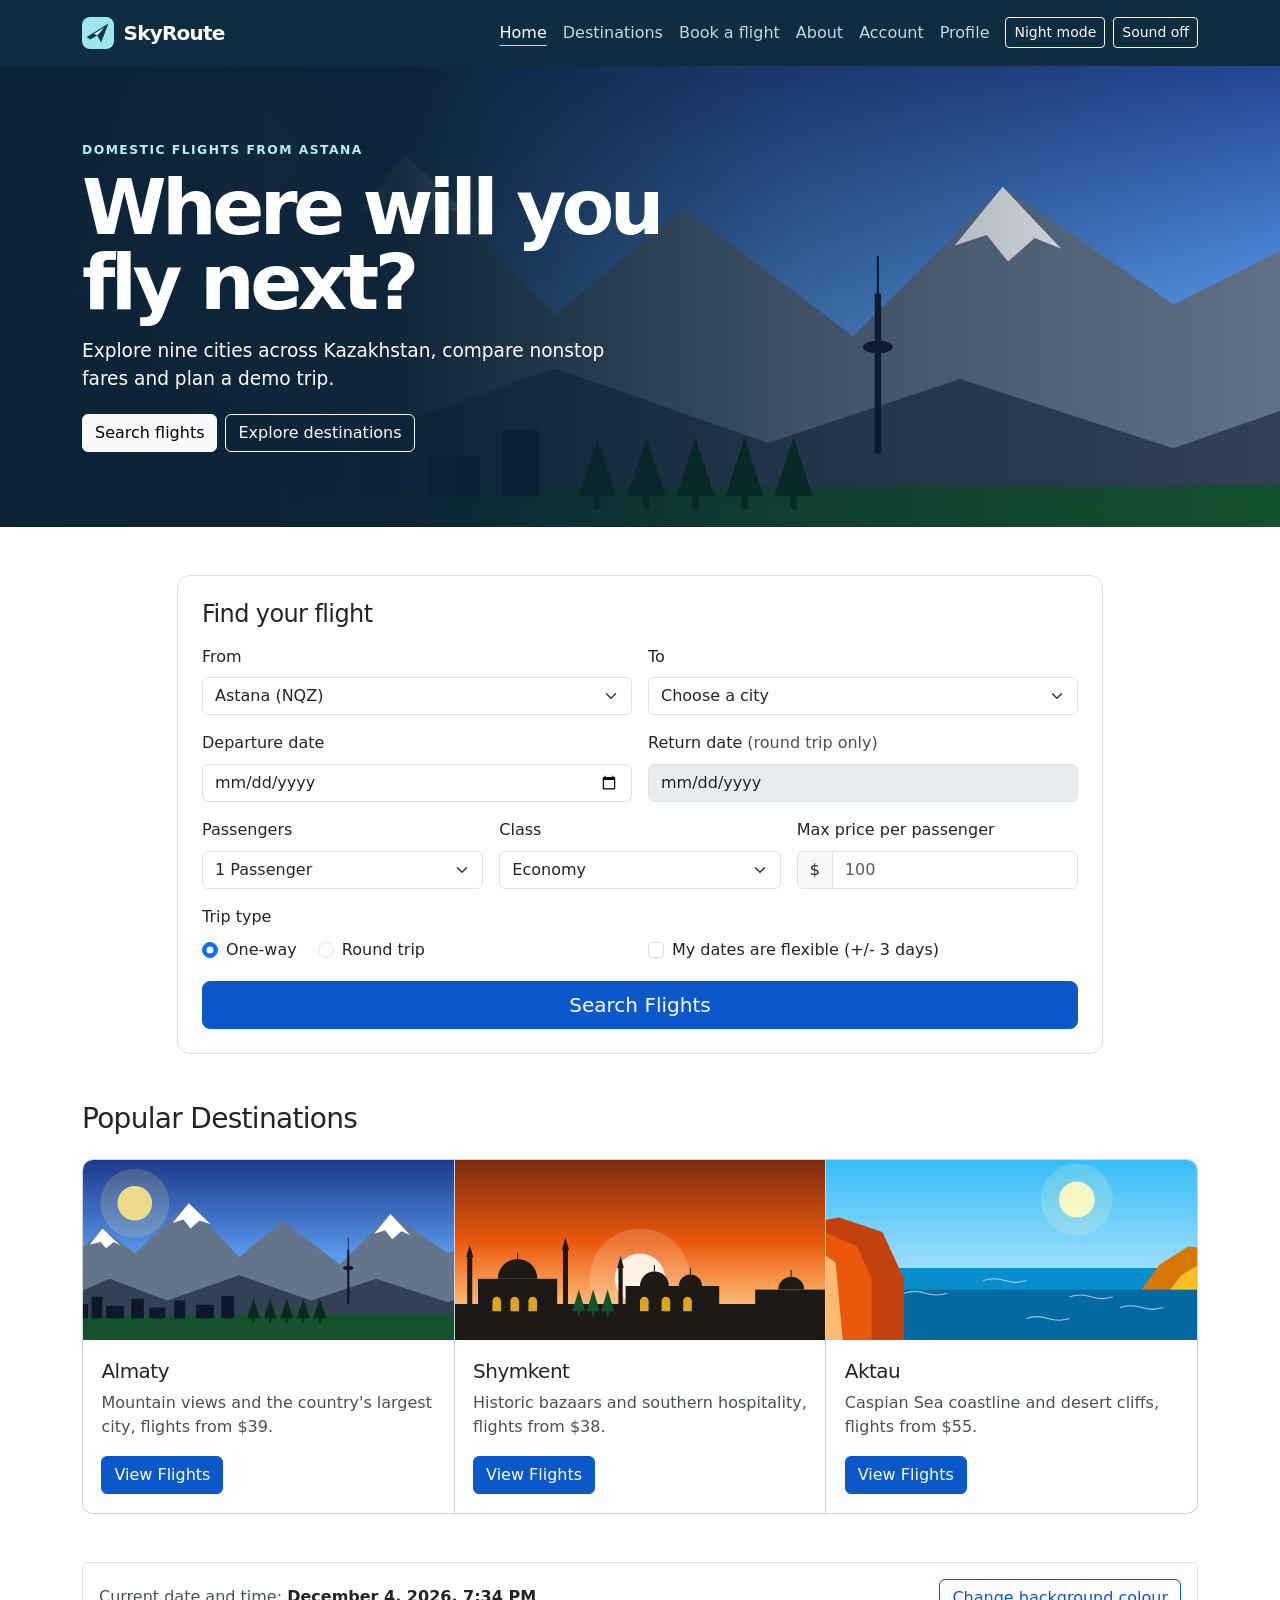
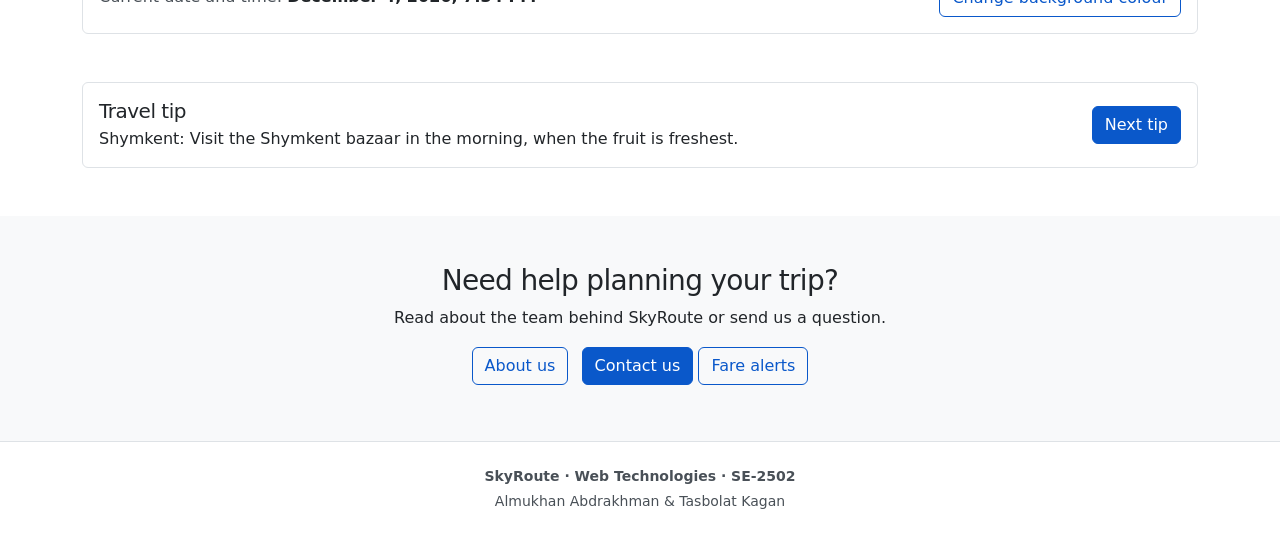
<file: index.html>
<!doctype html>
<html lang="en">
<head>
  <meta charset="utf-8">
  <meta name="viewport" content="width=device-width, initial-scale=1">
  <title>SkyRoute | Flights from Astana</title>
  <meta name="description" content="Search domestic demo flights from Astana.">
  <link rel="icon" href="images/mark.svg">
  <link rel="stylesheet" href="vendor/bootstrap.min.css">
  <link rel="stylesheet" href="css/styles.css">
</head>
<body class="d-flex flex-column min-vh-100">
  <a class="visually-hidden-focusable skip-link" href="#main-content">Skip to main content</a>
  <nav class="navbar navbar-expand-lg navbar-dark bg-dark" aria-label="Main navigation">
    <div class="container">
      <a class="navbar-brand" href="index.html"><img src="images/mark.svg" alt="" width="32" height="32">SkyRoute</a>
      <button class="navbar-toggler" type="button" data-bs-toggle="collapse" data-bs-target="#mainNavbar" aria-controls="mainNavbar" aria-expanded="false" aria-label="Toggle navigation"><span class="navbar-toggler-icon"></span></button>
      <div class="collapse navbar-collapse" id="mainNavbar">
        <ul class="navbar-nav ms-auto mb-2 mb-lg-0">
          <li class="nav-item"><a class="nav-link active" aria-current="page" href="index.html">Home</a></li>
          <li class="nav-item"><a class="nav-link" href="destinations.html">Destinations</a></li>
          <li class="nav-item"><a class="nav-link" href="booking.html">Book a flight</a></li>
          <li class="nav-item"><a class="nav-link" href="about.html">About</a></li>
          <li class="nav-item"><a class="nav-link" href="account.html">Account</a></li>
          <li class="nav-item"><a class="nav-link" href="profile.html">Profile</a></li>
        </ul>
      </div>
    </div>
  </nav>
  <main id="main-content">

    <section class="route-hero" aria-labelledby="hero-heading">
      <div class="container hero-content">
        <p class="section-kicker">Domestic flights from Astana</p>
        <h1 id="hero-heading">Where will you<br>fly next?</h1>
        <p class="hero-intro">Explore nine cities across Kazakhstan, compare nonstop fares and plan a demo trip.</p>
        <div class="d-flex gap-2 flex-wrap"><a class="btn btn-light" href="#search">Search flights</a><a class="btn btn-outline-light" href="destinations.html">Explore destinations</a></div>
      </div>
    </section>
    <!-- ========== Search form ========== -->
    <section class="container my-4 my-lg-5" id="search" aria-labelledby="search-heading">
      <div class="row justify-content-center">
        <div class="col-12 col-lg-10">
          <form novalidate id="search-form" class="search-panel border rounded p-3 p-md-4" action="booking.html" method="get">
            <h2 class="h4 mb-3" id="search-heading">Find your flight</h2>
            <div class="row g-3">

              <div class="col-12 col-md-6">
                <label for="origin" class="form-label">From</label>
                <select class="form-select" id="origin" name="origin">
                  <option value="Astana" selected>Astana (NQZ)</option>
                </select>
              </div>
              <div class="col-12 col-md-6">
                <label for="destination" class="form-label">To</label>
                <select class="form-select" id="destination" name="destination">
                  <option value="" selected disabled>Choose a city</option>
                  <option value="Almaty">Almaty</option>
                  <option value="Shymkent">Shymkent</option>
                  <option value="Aktau">Aktau</option>
                  <option value="Turkistan">Turkistan</option>
                  <option value="Karagandy">Karagandy</option>
                  <option value="Kokshetau">Kokshetau</option>
                  <option value="Oskemen">Oskemen</option>
                  <option value="Pavlodar">Pavlodar</option>
                  <option value="Atyrau">Atyrau</option>
                </select>
              </div>

              <div class="col-12 col-md-6">
                <label for="depart" class="form-label">Departure date</label>
                <input type="date" class="form-control" id="depart" name="depart">
              </div>
              <div class="col-12 col-md-6">
                <label for="return" class="form-label">Return date <span class="text-secondary">(round trip only)</span></label>
                <input type="date" class="form-control" id="return" name="return" disabled>
              </div>

              <div class="col-12 col-sm-6 col-md-4">
                <label for="passengers" class="form-label">Passengers</label>
                <select class="form-select" id="passengers" name="passengers">
                  <option value="1">1 Passenger</option>
                  <option value="2">2 Passengers</option>
                  <option value="3">3 Passengers</option>
                  <option value="4">4 Passengers</option>
                </select>
              </div>
              <div class="col-12 col-sm-6 col-md-4">
                <label for="class" class="form-label">Class</label>
                <select class="form-select" id="class" name="class">
                  <option value="economy">Economy</option>
                  <option value="business">Business</option>
                </select>
              </div>
              <div class="col-12 col-md-4">
                <label for="maxprice" class="form-label">Max price per passenger</label>
                <div class="input-group">
                  <span class="input-group-text" aria-hidden="true">$</span>
                  <input type="text" inputmode="decimal" class="form-control" id="maxprice" name="maxprice" placeholder="100">
                </div>
              </div>

              <div class="col-12 col-md-6">
                <fieldset>
                  <legend class="form-label fs-6">Trip type</legend>
                  <div class="form-check form-check-inline">
                    <input class="form-check-input" type="radio" name="trip" id="trip-oneway" value="oneway" checked>
                    <label class="form-check-label" for="trip-oneway">One-way</label>
                  </div>
                  <div class="form-check form-check-inline">
                    <input class="form-check-input" type="radio" name="trip" id="trip-round" value="round">
                    <label class="form-check-label" for="trip-round">Round trip</label>
                  </div>
                </fieldset>
              </div>
              <div class="col-12 col-md-6 d-flex align-items-end">
                <div class="form-check">
                  <input class="form-check-input" type="checkbox" id="flexible" name="flexible" value="yes">
                  <label class="form-check-label" for="flexible">My dates are flexible (+/- 3 days)</label>
                </div>
              </div>

              <div class="col-12">
                <button type="submit" class="btn btn-primary btn-lg w-100">Search Flights</button>
              </div>
            </div>
          </form>
        </div>
      </div>
    </section>

    <!-- ========== Two columns from lg (col-lg-6) ========== -->
    

    <!-- ========== Three columns from lg (col-lg-4) ========== -->
    

    <!-- ========== Popular destinations: Bootstrap card-group ========== -->
    <section class="container my-4 my-lg-5" aria-labelledby="popular-heading">
      <h2 class="h3 mb-4" id="popular-heading">Popular Destinations</h2>
      <!-- card-group: equal-height cards side by side, stacked on phones -->
      <div class="card-group">

        <article class="card card-hover">
          <img src="images/almaty.svg" class="card-img-top img-cover" alt="Illustration of Almaty with snow-capped mountains and the Kok-Tobe tower">
          <div class="card-body">
            <h3 class="card-title h5">Almaty</h3>
            <p class="card-text text-secondary">Mountain views and the country's largest city, flights from $39.</p>
            <a href="booking.html?destination=Almaty" class="btn btn-primary">View Flights<span class="visually-hidden"> to Almaty</span></a>
          </div>
        </article>

        <article class="card card-hover">
          <img src="images/shymkent.svg" class="card-img-top img-cover" alt="Illustration of Shymkent at sunset with domes and minarets">
          <div class="card-body">
            <h3 class="card-title h5">Shymkent</h3>
            <p class="card-text text-secondary">Historic bazaars and southern hospitality, flights from $38.</p>
            <a href="booking.html?destination=Shymkent" class="btn btn-primary">View Flights<span class="visually-hidden"> to Shymkent</span></a>
          </div>
        </article>

        <article class="card card-hover">
          <img src="images/aktau.svg" class="card-img-top img-cover" alt="Illustration of Aktau on the Caspian coast with desert cliffs">
          <div class="card-body">
            <h3 class="card-title h5">Aktau</h3>
            <p class="card-text text-secondary">Caspian Sea coastline and desert cliffs, flights from $55.</p>
            <a href="booking.html?destination=Aktau" class="btn btn-primary">View Flights<span class="visually-hidden"> to Aktau</span></a>
          </div>
        </article>
      </div>
    </section>

    <!-- ========== Tasks 4 and 5: date and time + background colour ========== -->
    <section class="container my-4 my-lg-5" aria-labelledby="tools-heading">
      <h2 class="visually-hidden" id="tools-heading">Date, time and page colour</h2>
      <div class="border rounded p-3 bg-white d-flex flex-column flex-md-row justify-content-between align-items-md-center gap-3">
        <p class="mb-0"><span class="text-secondary">Current date and time:</span>
          <strong id="datetime">Loading&hellip;</strong></p>
        <button type="button" class="btn btn-outline-primary" id="change-bg">Change background colour</button>
      </div>
    </section>

    <!-- ========== Assignment 5: travel tips ========== -->
    <section class="container my-4 my-lg-5" aria-labelledby="tip-heading">
      <div class="border rounded p-3 d-flex flex-column flex-md-row justify-content-between align-items-md-center gap-3">
        <div>
          <h2 class="h5 mb-1" id="tip-heading">Travel tip</h2>
          <p class="mb-0" id="tip-text" aria-live="polite"></p>
        </div>
        <button type="button" class="btn btn-primary" id="next-tip">Next tip</button>
      </div>
    </section>

    <!-- ========== Help ========== -->
    <section class="bg-light py-4 py-lg-5" aria-labelledby="help-heading">
      <div class="container text-center">
        <h2 class="h3" id="help-heading">Need help planning your trip?</h2>
        <p class="mb-3">Read about the team behind SkyRoute or send us a question.</p>
        <a href="about.html" class="btn btn-outline-primary me-2 mb-2">About us</a>
        <a href="about.html#contact" class="btn btn-primary mb-2">Contact us</a>
        <button type="button" id="open-subscribe" class="btn btn-outline-primary mb-2" aria-haspopup="dialog">Fare alerts</button>
      </div>
    </section>

  </main>
  <div class="popup-overlay" id="subscribe-popup" hidden>
    <div class="popup-box" role="dialog" aria-modal="true" aria-labelledby="popup-title">
      <button type="button" class="btn-close popup-close" id="close-subscribe" aria-label="Close subscription form"></button>
      <h2 class="h4" id="popup-title">Get fare alerts</h2>
      <p class="text-secondary">Subscribe to hear about new routes and low fares. Demo only: nothing is sent.</p>
      <form id="subscribe-form" novalidate>
        <div class="mb-3">
          <label for="sub-name" class="form-label">Your name</label>
          <input type="text" class="form-control" id="sub-name" autocomplete="name" aria-describedby="sub-name-error">
          <div class="invalid-feedback" id="sub-name-error">Please enter your name.</div>
        </div>
        <div class="mb-3">
          <label for="sub-email" class="form-label">Email</label>
          <input type="text" inputmode="email" class="form-control" id="sub-email" autocomplete="email" aria-describedby="sub-email-error">
          <div class="invalid-feedback" id="sub-email-error">Please enter a valid email address.</div>
        </div>
        <div id="subscribe-alert" aria-live="polite"></div>
        <button type="submit" class="btn btn-primary w-100">Subscribe</button>
      </form>
    </div>
  </div>

  <footer class="border-top py-4 px-2 mt-auto text-center text-secondary small">
    <p class="mb-1 fw-semibold">SkyRoute &middot; Web Technologies &middot; SE-2502</p>
    <p class="mb-0">Almukhan Abdrakhman &amp; Tasbolat Kagan</p>
  </footer>
  <script src="vendor/bootstrap.bundle.min.js"></script>
  <script src="vendor/jquery.min.js"></script>
  <script src="js/site.js"></script>
  <script src="js/forms.js"></script>
  <script src="js/accounts.js"></script>
  <script src="js/script.js"></script>
  <script src="js/index.js"></script>
</body>
</html>
</file>
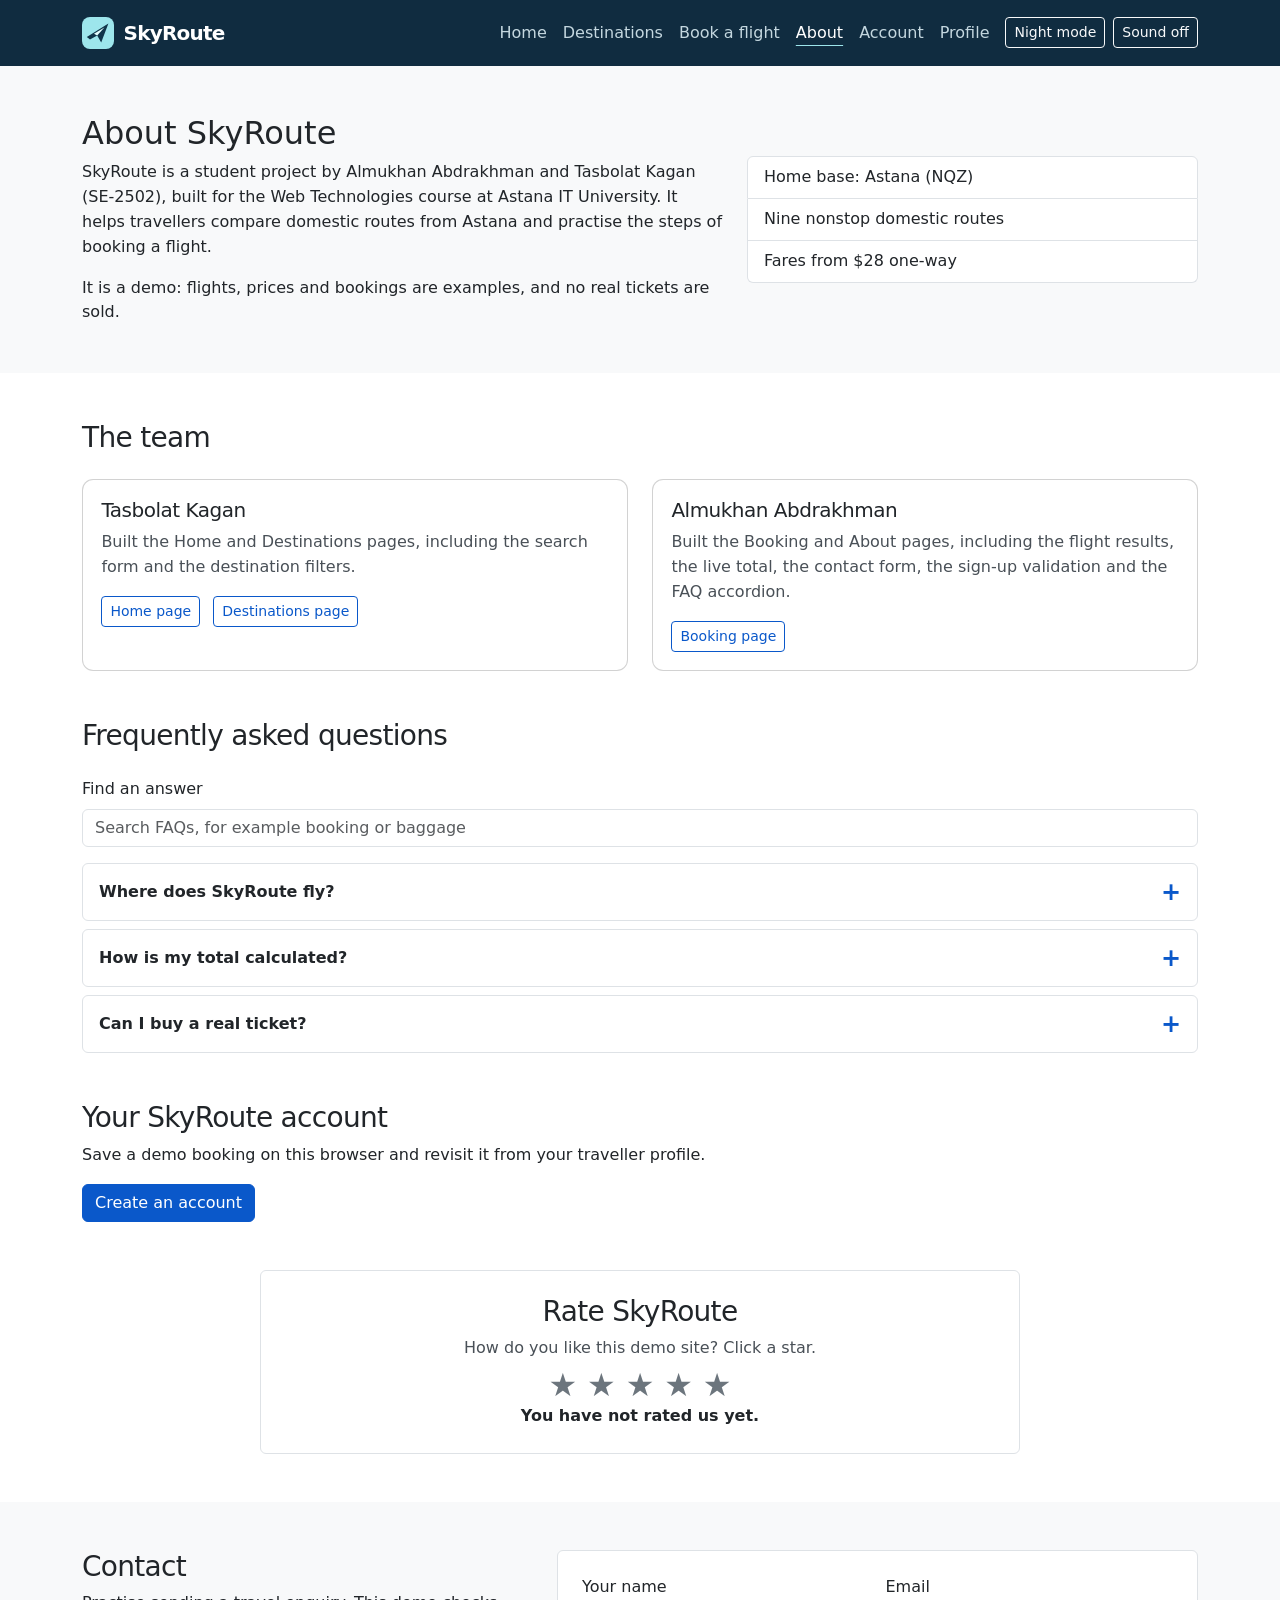
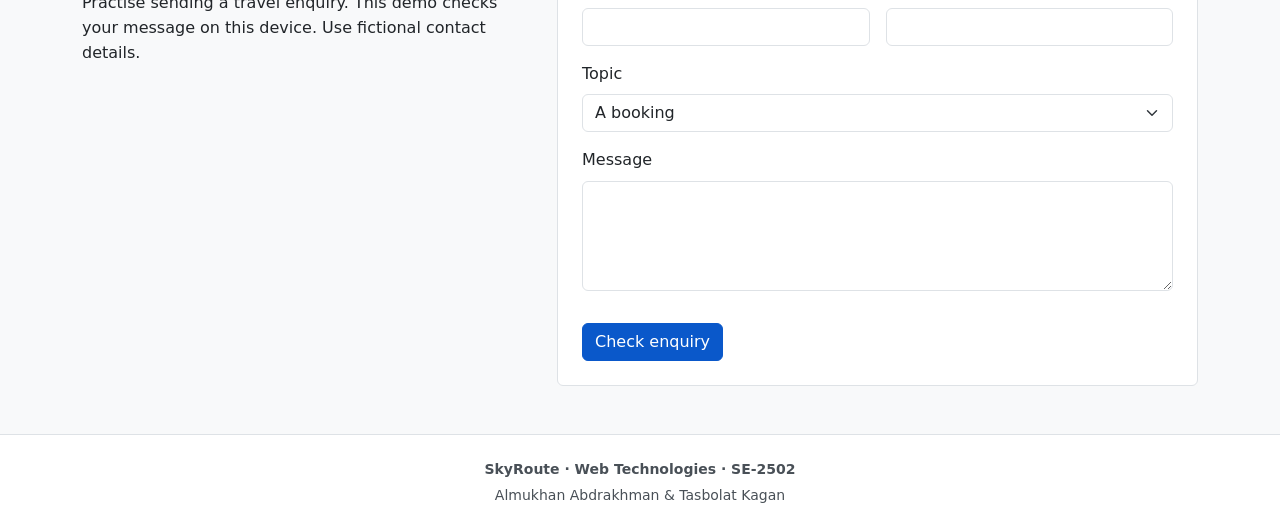
<file: about.html>
<!doctype html>
<html lang="en">
<head>
  <meta charset="utf-8">
  <meta name="viewport" content="width=device-width, initial-scale=1">
  <title>SkyRoute | About and help</title>
  <meta name="description" content="Meet the team and find answers about SkyRoute.">
  <link rel="icon" href="images/mark.svg">
  <link rel="stylesheet" href="vendor/bootstrap.min.css">
  <link rel="stylesheet" href="css/styles.css">
</head>
<body class="d-flex flex-column min-vh-100">
  <a class="visually-hidden-focusable skip-link" href="#main-content">Skip to main content</a>
  <nav class="navbar navbar-expand-lg navbar-dark bg-dark" aria-label="Main navigation">
    <div class="container">
      <a class="navbar-brand" href="index.html"><img src="images/mark.svg" alt="" width="32" height="32">SkyRoute</a>
      <button class="navbar-toggler" type="button" data-bs-toggle="collapse" data-bs-target="#mainNavbar" aria-controls="mainNavbar" aria-expanded="false" aria-label="Toggle navigation"><span class="navbar-toggler-icon"></span></button>
      <div class="collapse navbar-collapse" id="mainNavbar">
        <ul class="navbar-nav ms-auto mb-2 mb-lg-0">
          <li class="nav-item"><a class="nav-link" href="index.html">Home</a></li>
          <li class="nav-item"><a class="nav-link" href="destinations.html">Destinations</a></li>
          <li class="nav-item"><a class="nav-link" href="booking.html">Book a flight</a></li>
          <li class="nav-item"><a class="nav-link active" aria-current="page" href="about.html">About</a></li>
          <li class="nav-item"><a class="nav-link" href="account.html">Account</a></li>
          <li class="nav-item"><a class="nav-link" href="profile.html">Profile</a></li>
        </ul>
      </div>
    </div>
  </nav>
  <main id="main-content">

    <section class="bg-light py-4 py-lg-5" aria-labelledby="about-heading">
      <div class="container">
        <div class="row g-4 align-items-center">
          <div class="col-12 col-lg-7">
            <h1 class="h2" id="about-heading">About SkyRoute</h1>
            <p>SkyRoute is a student project by Almukhan Abdrakhman and Tasbolat Kagan (SE-2502), built for the Web Technologies course at Astana IT University. It helps travellers compare domestic routes from Astana and practise the steps of booking a flight.</p>
            <p class="mb-0">It is a demo: flights, prices and bookings are examples, and no real tickets are sold.</p>
          </div>
          <div class="col-12 col-lg-5">
            <ul class="list-group">
              <li class="list-group-item">Home base: Astana (NQZ)</li>
              <li class="list-group-item">Nine nonstop domestic routes</li>
              <li class="list-group-item">Fares from $28 one-way</li>
            </ul>
          </div>
        </div>
      </div>
    </section>

    <section class="container my-4 my-lg-5" aria-labelledby="team-heading">
      <h2 class="h3 mb-4" id="team-heading">The team</h2>
      <div class="row g-4">
        <div class="col-12 col-md-6">
          <article class="card h-100">
            <div class="card-body">
              <h3 class="card-title h5">Tasbolat Kagan</h3>
              <p class="card-text text-secondary">Built the Home and Destinations pages, including the search form and the destination filters.</p>
              <a href="index.html" class="btn btn-outline-primary btn-sm me-2">Home page</a>
              <a href="destinations.html" class="btn btn-outline-primary btn-sm">Destinations page</a>
            </div>
          </article>
        </div>
        <div class="col-12 col-md-6">
          <article class="card h-100">
            <div class="card-body">
              <h3 class="card-title h5">Almukhan Abdrakhman</h3>
              <p class="card-text text-secondary">Built the Booking and About pages, including the flight results, the live total, the contact form, the sign-up validation and the FAQ accordion.</p>
              <a href="booking.html" class="btn btn-outline-primary btn-sm">Booking page</a>
            </div>
          </article>
        </div>
      </div>
    </section>

    <section class="container my-4 my-lg-5" aria-labelledby="faq-heading">
      <h2 class="h3 mb-4" id="faq-heading">Frequently asked questions</h2>
      <div class="mb-3">
        <label class="form-label" for="faq-search">Find an answer</label>
        <input class="form-control" id="faq-search" type="search" placeholder="Search FAQs, for example booking or baggage">
      </div>
      <!-- Custom JavaScript accordion (js/about.js): answers are hidden by default -->
      <div class="faq" id="faq-list">
        <div class="faq-item border rounded mb-2">
          <h3 class="h6 mb-0">
            <button class="faq-question btn w-100 text-start d-flex justify-content-between align-items-center p-3" type="button" id="faq1-btn" aria-expanded="false" aria-controls="faq1">
              <span>Where does SkyRoute fly?</span><span class="faq-icon" aria-hidden="true">+</span>
            </button>
          </h3>
          <div class="faq-answer" id="faq1" role="region" aria-labelledby="faq1-btn">
            <p class="faq-answer-inner m-0 px-3 pb-3">Nonstop from Astana (NQZ) to Almaty, Shymkent, Aktau, Turkistan, Karagandy, Kokshetau, Oskemen, Pavlodar and Atyrau.</p>
          </div>
        </div>
        <div class="faq-item border rounded mb-2">
          <h3 class="h6 mb-0">
            <button class="faq-question btn w-100 text-start d-flex justify-content-between align-items-center p-3" type="button" id="faq2-btn" aria-expanded="false" aria-controls="faq2">
              <span>How is my total calculated?</span><span class="faq-icon" aria-hidden="true">+</span>
            </button>
          </h3>
          <div class="faq-answer" id="faq2" role="region" aria-labelledby="faq2-btn">
            <p class="faq-answer-inner m-0 px-3 pb-3">The fare multiplied by the number of passengers, doubled for a round trip, plus $15 if you add extra baggage. Business class fares are twice the economy fare.</p>
          </div>
        </div>
        <div class="faq-item border rounded mb-2">
          <h3 class="h6 mb-0">
            <button class="faq-question btn w-100 text-start d-flex justify-content-between align-items-center p-3" type="button" id="faq3-btn" aria-expanded="false" aria-controls="faq3">
              <span>Can I buy a real ticket?</span><span class="faq-icon" aria-hidden="true">+</span>
            </button>
          </h3>
          <div class="faq-answer" id="faq3" role="region" aria-labelledby="faq3-btn">
            <p class="faq-answer-inner m-0 px-3 pb-3">No. SkyRoute is a course project. Guests receive an on-screen reference. Signed-in travellers can revisit their demo bookings on the Profile page.</p>
          </div>
        </div>
      </div>
    </section>

    <section class="container my-4 my-lg-5" id="signup"><h2 class="h3">Your SkyRoute account</h2><p>Save a demo booking on this browser and revisit it from your traveller profile.</p><a class="btn btn-primary" href="account.html#signup">Create an account</a></section>

    <!-- ========== Assignment 5: star rating ========== -->
    <section class="container my-4 my-lg-5" id="rating" aria-labelledby="rating-heading">
      <div class="row justify-content-center">
        <div class="col-12 col-lg-8 text-center border rounded p-3 p-md-4">
          <h2 class="h3" id="rating-heading">Rate SkyRoute</h2>
          <p class="text-secondary mb-2">How do you like this demo site? Click a star.</p>
          <div id="star-group" role="group" aria-label="Rating from 1 to 5 stars">
            <button type="button" class="star-btn" data-value="1" aria-label="1 star" aria-pressed="false">&#9733;</button>
            <button type="button" class="star-btn" data-value="2" aria-label="2 stars" aria-pressed="false">&#9733;</button>
            <button type="button" class="star-btn" data-value="3" aria-label="3 stars" aria-pressed="false">&#9733;</button>
            <button type="button" class="star-btn" data-value="4" aria-label="4 stars" aria-pressed="false">&#9733;</button>
            <button type="button" class="star-btn" data-value="5" aria-label="5 stars" aria-pressed="false">&#9733;</button>
          </div>
          <p class="mb-0 fw-bold" id="rating-message" aria-live="polite">You have not rated us yet.</p>
        </div>
      </div>
    </section>

    <section class="bg-light py-4 py-lg-5" id="contact" aria-labelledby="contact-heading">
      <div class="container">
        <div class="row g-4">
          <div class="col-12 col-lg-5">
            <h2 class="h3" id="contact-heading">Contact</h2>
            <p>Practise sending a travel enquiry. This demo checks your message on this device. Use fictional contact details.</p>
          </div>
          <div class="col-12 col-lg-7">
            <form class="bg-white border rounded p-3 p-md-4" id="contact-form" novalidate>
              <div class="row g-3">
                <div class="col-12 col-md-6">
                  <label for="contact-name" class="form-label">Your name</label>
                  <input type="text" class="form-control" id="contact-name" name="name" autocomplete="name">
                  <div class="invalid-feedback">Please enter your name.</div>
                </div>
                <div class="col-12 col-md-6">
                  <label for="contact-email" class="form-label">Email</label>
                  <input type="text" inputmode="email" class="form-control" id="contact-email" name="email" autocomplete="email">
                  <div class="invalid-feedback">Please enter a valid email address.</div>
                </div>
                <div class="col-12">
                  <label for="contact-topic" class="form-label">Topic</label>
                  <select class="form-select" id="contact-topic" name="topic">
                    <option value="booking">A booking</option>
                    <option value="destinations">Destinations</option>
                    <option value="other">Something else</option>
                  </select>
                </div>
                <div class="col-12">
                  <label for="contact-message" class="form-label">Message</label>
                  <textarea class="form-control" id="contact-message" name="message" rows="4"></textarea>
                  <div class="invalid-feedback">Please write a short message.</div>
                </div>
              
                <div class="col-12" id="contact-alert" aria-live="polite"></div>
                <div class="col-12">
                  <button type="submit" class="btn btn-primary">Check enquiry</button>
                </div>
              </div>
            </form>
          </div>
        </div>
      </div>
    </section>

  </main>
  <footer class="border-top py-4 px-2 mt-auto text-center text-secondary small">
    <p class="mb-1 fw-semibold">SkyRoute &middot; Web Technologies &middot; SE-2502</p>
    <p class="mb-0">Almukhan Abdrakhman &amp; Tasbolat Kagan</p>
  </footer>
  <script src="vendor/bootstrap.bundle.min.js"></script>
  <script src="vendor/jquery.min.js"></script>
  <script src="js/site.js"></script>
  <script src="js/forms.js"></script>
  <script src="js/accounts.js"></script>
  <script src="js/script.js"></script>
  <script src="js/about.js"></script>
</body>
</html>
</file>
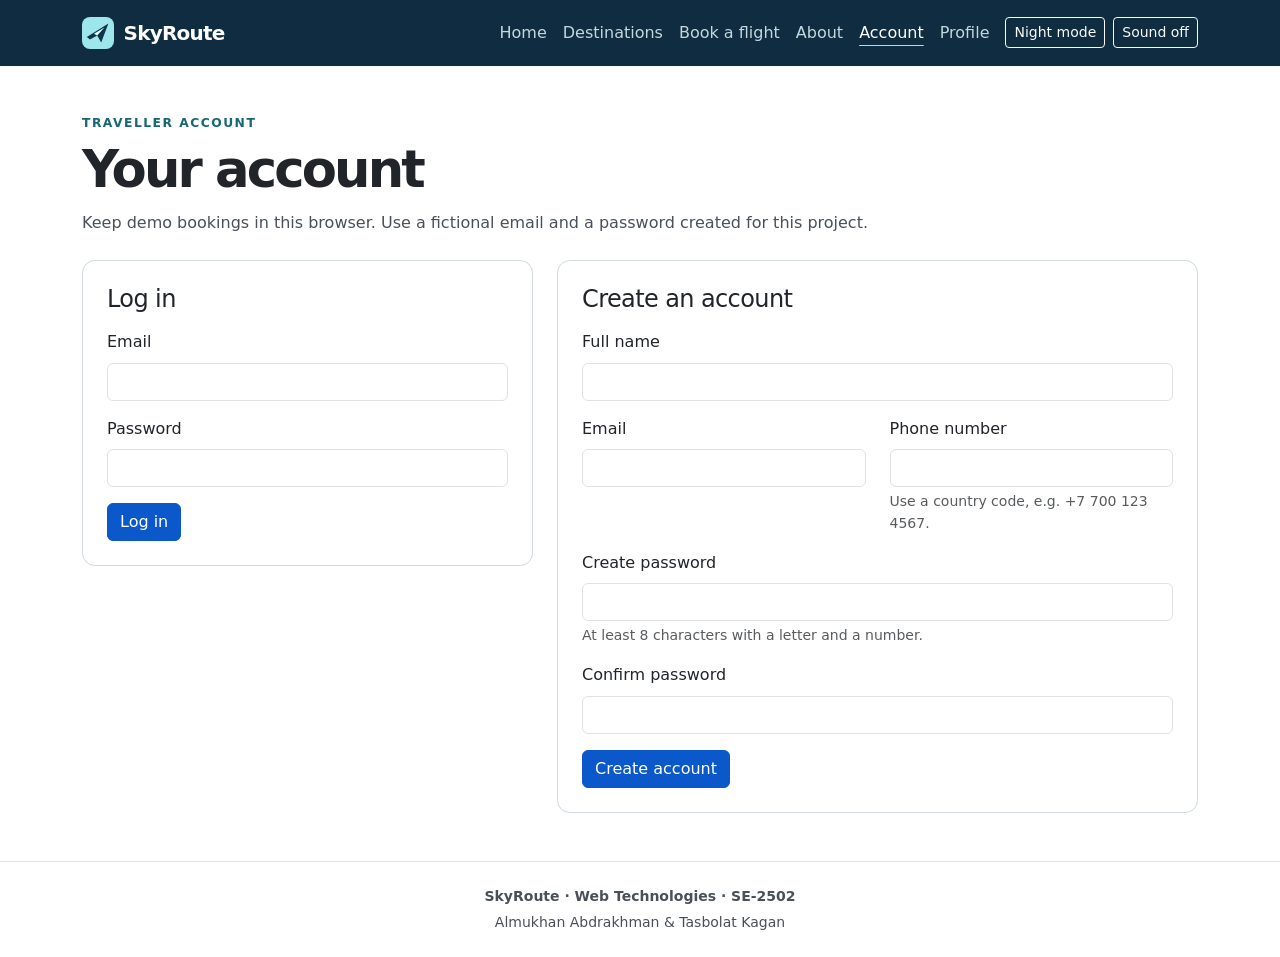
<file: account.html>
<!doctype html>
<html lang="en">
<head>
  <meta charset="utf-8">
  <meta name="viewport" content="width=device-width, initial-scale=1">
  <title>SkyRoute | Traveller account</title>
  <meta name="description" content="Create or access your local SkyRoute account.">
  <link rel="icon" href="images/mark.svg">
  <link rel="stylesheet" href="vendor/bootstrap.min.css">
  <link rel="stylesheet" href="css/styles.css">
</head>
<body class="d-flex flex-column min-vh-100">
  <a class="visually-hidden-focusable skip-link" href="#main-content">Skip to main content</a>
  <nav class="navbar navbar-expand-lg navbar-dark bg-dark" aria-label="Main navigation">
    <div class="container">
      <a class="navbar-brand" href="index.html"><img src="images/mark.svg" alt="" width="32" height="32">SkyRoute</a>
      <button class="navbar-toggler" type="button" data-bs-toggle="collapse" data-bs-target="#mainNavbar" aria-controls="mainNavbar" aria-expanded="false" aria-label="Toggle navigation"><span class="navbar-toggler-icon"></span></button>
      <div class="collapse navbar-collapse" id="mainNavbar">
        <ul class="navbar-nav ms-auto mb-2 mb-lg-0">
          <li class="nav-item"><a class="nav-link" href="index.html">Home</a></li>
          <li class="nav-item"><a class="nav-link" href="destinations.html">Destinations</a></li>
          <li class="nav-item"><a class="nav-link" href="booking.html">Book a flight</a></li>
          <li class="nav-item"><a class="nav-link" href="about.html">About</a></li>
          <li class="nav-item"><a class="nav-link active" aria-current="page" href="account.html">Account</a></li>
          <li class="nav-item"><a class="nav-link" href="profile.html">Profile</a></li>
        </ul>
      </div>
    </div>
  </nav>
  <main id="main-content" class="container py-4 py-lg-5">
    <p class="section-kicker">Traveller account</p><h1 class="page-title">Your account</h1>
    <p class="text-secondary mb-4">Keep demo bookings in this browser. Use a fictional email and a password created for this project.</p>
    <div class="row g-4 align-items-start"><div class="col-lg-5">
      <section class="surface p-4" aria-labelledby="login-heading">
        <h2 id="login-heading" class="h4 mb-3">Log in</h2>
        <p id="account-notice" role="status" hidden></p>
        <form id="login-form" novalidate>
          <div class="mb-3">
          <label class="form-label" for="login-email">Email</label>
          <input class="form-control" id="login-email" type="text" autocomplete="username" inputmode="email">
        </div>
          <div class="mb-3">
          <label class="form-label" for="login-password">Password</label>
          <input class="form-control" id="login-password" type="password" autocomplete="current-password">
        </div>
          <p id="login-status" role="status"></p>
          <button class="btn btn-primary" type="submit">Log in</button>
        </form>
      </section>
    </div><div class="col-lg-7">
      <section id="signup" class="surface p-4" aria-labelledby="signup-heading">
        <h2 id="signup-heading" class="h4 mb-3">Create an account</h2>
        <form id="signup-form" novalidate>
          <div class="mb-3">
          <label class="form-label" for="su-name">Full name</label>
          <input class="form-control" id="su-name" type="text" autocomplete="name">
        </div>
          <div class="row"><div class="col-md-6"><div class="mb-3">
          <label class="form-label" for="su-email">Email</label>
          <input class="form-control" id="su-email" type="text" autocomplete="email" inputmode="email">
        </div></div>
          <div class="col-md-6"><div class="mb-3">
          <label class="form-label" for="su-phone">Phone number</label>
          <input class="form-control" id="su-phone" type="tel" autocomplete="tel" aria-describedby="su-phone-hint">
          <div class="form-text" id="su-phone-hint">Use a country code, e.g. +7 700 123 4567.</div>
        </div></div></div>
          <div class="mb-3">
          <label class="form-label" for="su-password">Create password</label>
          <input class="form-control" id="su-password" type="password" autocomplete="new-password" aria-describedby="su-password-hint">
          <div class="form-text" id="su-password-hint">At least 8 characters with a letter and a number.</div>
        </div>
          <div class="mb-3">
          <label class="form-label" for="su-confirm">Confirm password</label>
          <input class="form-control" id="su-confirm" type="password" autocomplete="new-password">
        </div>
          <p id="signup-status" role="status"></p>
          <button class="btn btn-primary" type="submit">Create account</button>
        </form>
      </section>
    </div></div>
  </main>
  <footer class="border-top py-4 px-2 mt-auto text-center text-secondary small">
    <p class="mb-1 fw-semibold">SkyRoute &middot; Web Technologies &middot; SE-2502</p>
    <p class="mb-0">Almukhan Abdrakhman &amp; Tasbolat Kagan</p>
  </footer>
  <script src="vendor/bootstrap.bundle.min.js"></script>
  <script src="vendor/jquery.min.js"></script>
  <script src="js/site.js"></script>
  <script src="js/forms.js"></script>
  <script src="js/accounts.js"></script>
  <script src="js/script.js"></script>
  <script src="js/account.js"></script>
</body>
</html>
</file>
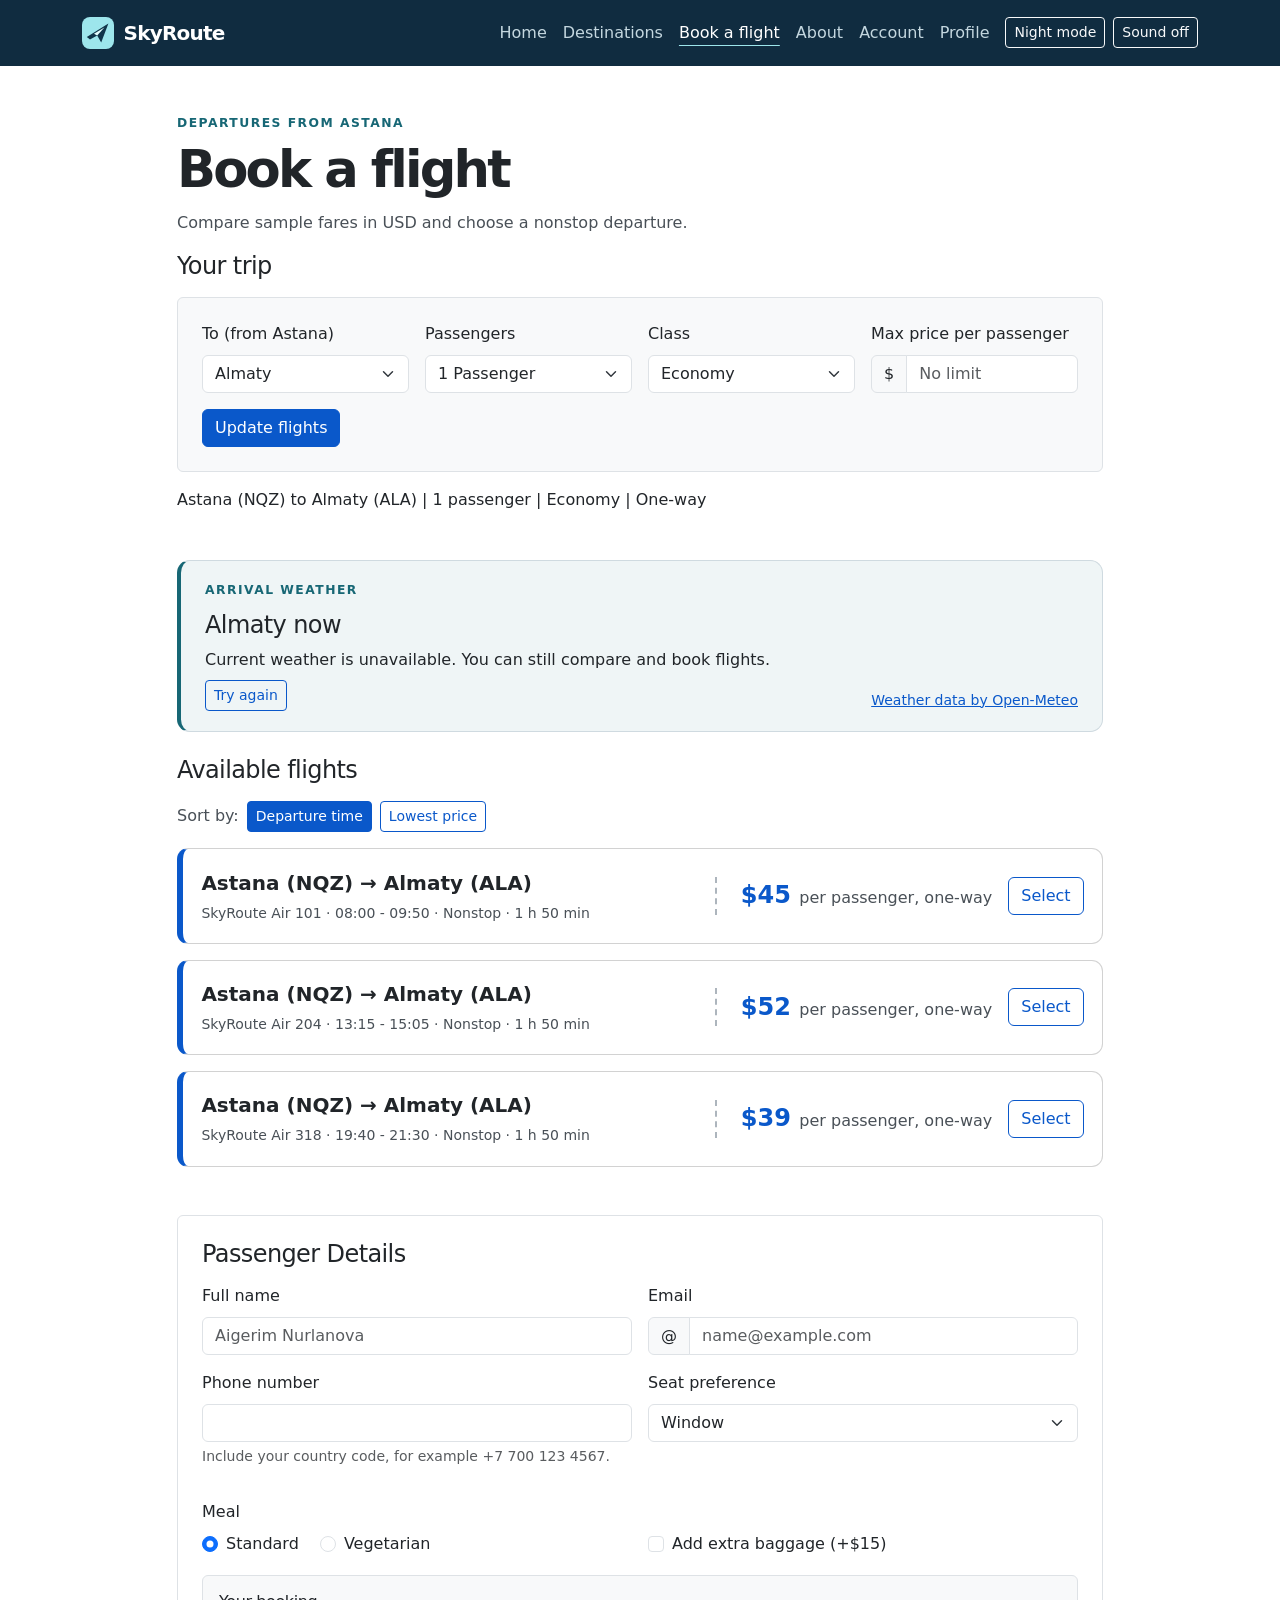
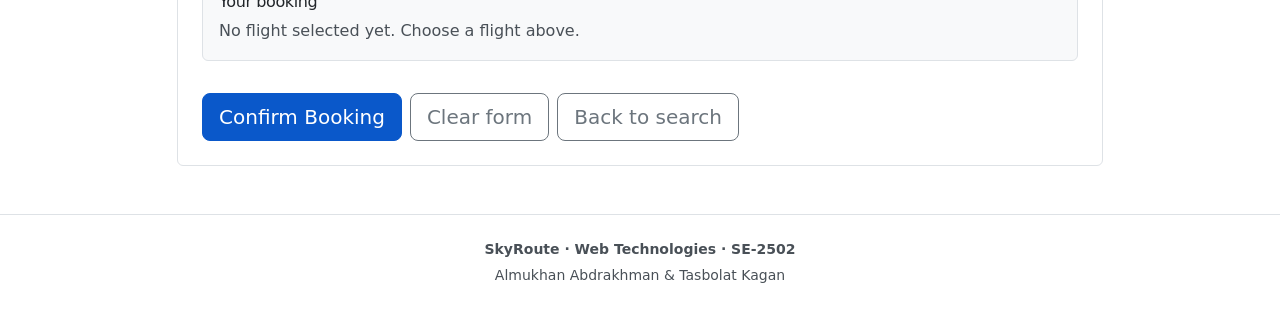
<file: booking.html>
<!doctype html>
<html lang="en">
<head>
  <meta charset="utf-8">
  <meta name="viewport" content="width=device-width, initial-scale=1">
  <title>SkyRoute | Book a flight</title>
  <meta name="description" content="Compare fares, check arrival weather and book a demo flight.">
  <link rel="icon" href="images/mark.svg">
  <link rel="stylesheet" href="vendor/bootstrap.min.css">
  <link rel="stylesheet" href="css/styles.css">
</head>
<body class="d-flex flex-column min-vh-100">
  <a class="visually-hidden-focusable skip-link" href="#main-content">Skip to main content</a>
  <nav class="navbar navbar-expand-lg navbar-dark bg-dark" aria-label="Main navigation">
    <div class="container">
      <a class="navbar-brand" href="index.html"><img src="images/mark.svg" alt="" width="32" height="32">SkyRoute</a>
      <button class="navbar-toggler" type="button" data-bs-toggle="collapse" data-bs-target="#mainNavbar" aria-controls="mainNavbar" aria-expanded="false" aria-label="Toggle navigation"><span class="navbar-toggler-icon"></span></button>
      <div class="collapse navbar-collapse" id="mainNavbar">
        <ul class="navbar-nav ms-auto mb-2 mb-lg-0">
          <li class="nav-item"><a class="nav-link" href="index.html">Home</a></li>
          <li class="nav-item"><a class="nav-link" href="destinations.html">Destinations</a></li>
          <li class="nav-item"><a class="nav-link active" aria-current="page" href="booking.html">Book a flight</a></li>
          <li class="nav-item"><a class="nav-link" href="about.html">About</a></li>
          <li class="nav-item"><a class="nav-link" href="account.html">Account</a></li>
          <li class="nav-item"><a class="nav-link" href="profile.html">Profile</a></li>
        </ul>
      </div>
    </div>
  </nav>
  <main id="main-content" class="container py-4 py-lg-5">
    <div class="row justify-content-center">
      <div class="col-12 col-lg-10">

        <p class="section-kicker">Departures from Astana</p>
        <h1 class="page-title">Book a flight</h1>
        <p class="text-secondary">Compare sample fares in USD and choose a nonstop departure.</p>

        <!-- ========== Trip details ========== -->
        <section class="mb-4 mb-lg-5" aria-labelledby="trip-heading">
          <h2 class="h4 mb-3" id="trip-heading">Your trip</h2>
          <form novalidate class="bg-light border rounded p-3 p-md-4" id="refine-form">
            <div class="row g-3">
              <div class="col-12 col-sm-6 col-lg-3">
                <label for="b-destination" class="form-label">To (from Astana)</label>
                <select class="form-select" id="b-destination" name="destination">
                  <option value="" disabled>Choose a city</option>
              <option value="almaty">Almaty</option>
              <option value="shymkent">Shymkent</option>
              <option value="aktau">Aktau</option>
              <option value="turkistan">Turkistan</option>
              <option value="karagandy">Karagandy</option>
              <option value="kokshetau">Kokshetau</option>
              <option value="oskemen">Oskemen</option>
              <option value="pavlodar">Pavlodar</option>
              <option value="atyrau">Atyrau</option>
                </select>
              </div>
              <div class="col-12 col-sm-6 col-lg-3">
                <label for="b-passengers" class="form-label">Passengers</label>
                <select class="form-select" id="b-passengers" name="passengers">
                  <option value="1">1 Passenger</option>
                  <option value="2">2 Passengers</option>
                  <option value="3">3 Passengers</option>
                  <option value="4">4 Passengers</option>
                </select>
              </div>
              <div class="col-12 col-sm-6 col-lg-3">
                <label for="b-class" class="form-label">Class</label>
                <select class="form-select" id="b-class" name="class">
                  <option value="economy">Economy</option>
                  <option value="business">Business</option>
                </select>
              </div>
              <div class="col-12 col-sm-6 col-lg-3">
                <label for="b-maxprice" class="form-label">Max price per passenger</label>
                <div class="input-group">
                  <span class="input-group-text" aria-hidden="true">$</span>
                  <input type="text" inputmode="decimal" class="form-control" id="b-maxprice" name="maxprice" placeholder="No limit">
                </div>
              </div>
              <div class="col-12">
                <button type="submit" class="btn btn-primary">Update flights</button>
              </div>
            </div>
          </form>
          <div class="mt-3" id="route-summary" role="status" aria-live="polite"></div>
        </section>

        <section id="weather-panel" class="weather-panel mb-4" aria-labelledby="weather-heading">
          <div><p class="section-kicker">Arrival weather</p><h2 id="weather-heading" class="h4 mb-2">Destination conditions</h2><div role="status" id="weather-status"></div>
          <button type="button" class="btn btn-outline-primary btn-sm mt-2" id="weather-retry" hidden>Try again</button></div>
          <a href="https://open-meteo.com/" class="small">Weather data by Open-Meteo</a>
        </section>
        <!-- ========== Search results (built by js/booking.js) ========== -->
        <section class="mb-4 mb-lg-5" aria-labelledby="results-heading">
          <h2 class="h4 mb-3" id="results-heading">Available flights</h2>
          <div class="d-flex flex-wrap align-items-center gap-2 mb-3" id="sort-group" role="group" aria-label="Sort flights">
            <span class="text-secondary">Sort by:</span>
            <button type="button" class="btn btn-outline-primary btn-sm active" data-sort="time" aria-pressed="true">Departure time</button>
            <button type="button" class="btn btn-outline-primary btn-sm" data-sort="price" aria-pressed="false">Lowest price</button>
          </div>
          <div id="flight-list" role="radiogroup" aria-labelledby="results-heading"></div>
        </section>

        <!-- ========== Passenger form ========== -->
        <section class="border rounded p-3 p-md-4" aria-labelledby="passenger-heading">
          <h2 class="h4 mb-3" id="passenger-heading">Passenger Details</h2>
          <form id="booking-form" action="#" method="post" novalidate>
            <div class="row g-3">

              <div class="col-12 col-md-6">
                <label for="fullname" class="form-label">Full name</label>
                <input type="text" class="form-control" id="fullname" name="fullname" placeholder="Aigerim Nurlanova" autocomplete="name">
                <div class="invalid-feedback">Please enter the passenger's full name.</div>
              </div>
              <div class="col-12 col-md-6">
                <label for="email" class="form-label">Email</label>
                <div class="input-group has-validation">
                  <span class="input-group-text" aria-hidden="true">@</span>
                  <input type="text" inputmode="email" class="form-control" id="email" name="email" placeholder="name@example.com" autocomplete="email">
                  <div class="invalid-feedback">Please enter a valid email address.</div>
                </div>
              </div>

              <div class="col-12 col-md-6">
                <div class="mb-3">
          <label class="form-label" for="phone">Phone number</label>
          <input class="form-control" id="phone" type="tel" autocomplete="tel" aria-describedby="phone-hint">
          <div class="form-text" id="phone-hint">Include your country code, for example +7 700 123 4567.</div>
        </div></div>
              <div class="col-12 col-md-6">
                <label for="seat" class="form-label">Seat preference</label>
                <select class="form-select" id="seat" name="seat">
                  <option value="window">Window</option>
                  <option value="aisle">Aisle</option>
                  <option value="middle">Middle</option>
                </select>
              </div>

              <div class="col-12 col-md-6">
                <fieldset>
                  <legend class="form-label fs-6">Meal</legend>
                  <div class="form-check form-check-inline">
                    <input class="form-check-input" type="radio" name="meal" id="meal-standard" value="standard" checked>
                    <label class="form-check-label" for="meal-standard">Standard</label>
                  </div>
                  <div class="form-check form-check-inline">
                    <input class="form-check-input" type="radio" name="meal" id="meal-veg" value="vegetarian">
                    <label class="form-check-label" for="meal-veg">Vegetarian</label>
                  </div>
                </fieldset>
              </div>
              <div class="col-12 col-md-6 d-flex align-items-end">
                <div class="form-check">
                  <input class="form-check-input" type="checkbox" id="baggage" name="baggage" value="extra">
                  <label class="form-check-label" for="baggage">Add extra baggage (+$15)</label>
                </div>
              </div>

              <div class="col-12">
                <div class="bg-light border rounded p-3" id="booking-summary" aria-live="polite"></div>
              </div>
              <div class="col-12" id="booking-alert" aria-live="polite"></div>

              <div class="col-12 d-flex flex-wrap gap-2">
                <button type="submit" class="btn btn-primary btn-lg">Confirm Booking</button>
                <button type="button" class="btn btn-outline-secondary btn-lg" id="reset-booking">Clear form</button>
                <a href="index.html#search" class="btn btn-outline-secondary btn-lg">Back to search</a>
              </div>
            </div>
          </form>
        </section>

      </div>
    </div>
  </main>
  <footer class="border-top py-4 px-2 mt-auto text-center text-secondary small">
    <p class="mb-1 fw-semibold">SkyRoute &middot; Web Technologies &middot; SE-2502</p>
    <p class="mb-0">Almukhan Abdrakhman &amp; Tasbolat Kagan</p>
  </footer>
  <script src="vendor/bootstrap.bundle.min.js"></script>
  <script src="vendor/jquery.min.js"></script>
  <script src="js/site.js"></script>
  <script src="js/forms.js"></script>
  <script src="js/accounts.js"></script>
  <script src="js/script.js"></script>
  <script src="js/booking.js"></script>
  <script src="js/weather.js"></script>
</body>
</html>
</file>
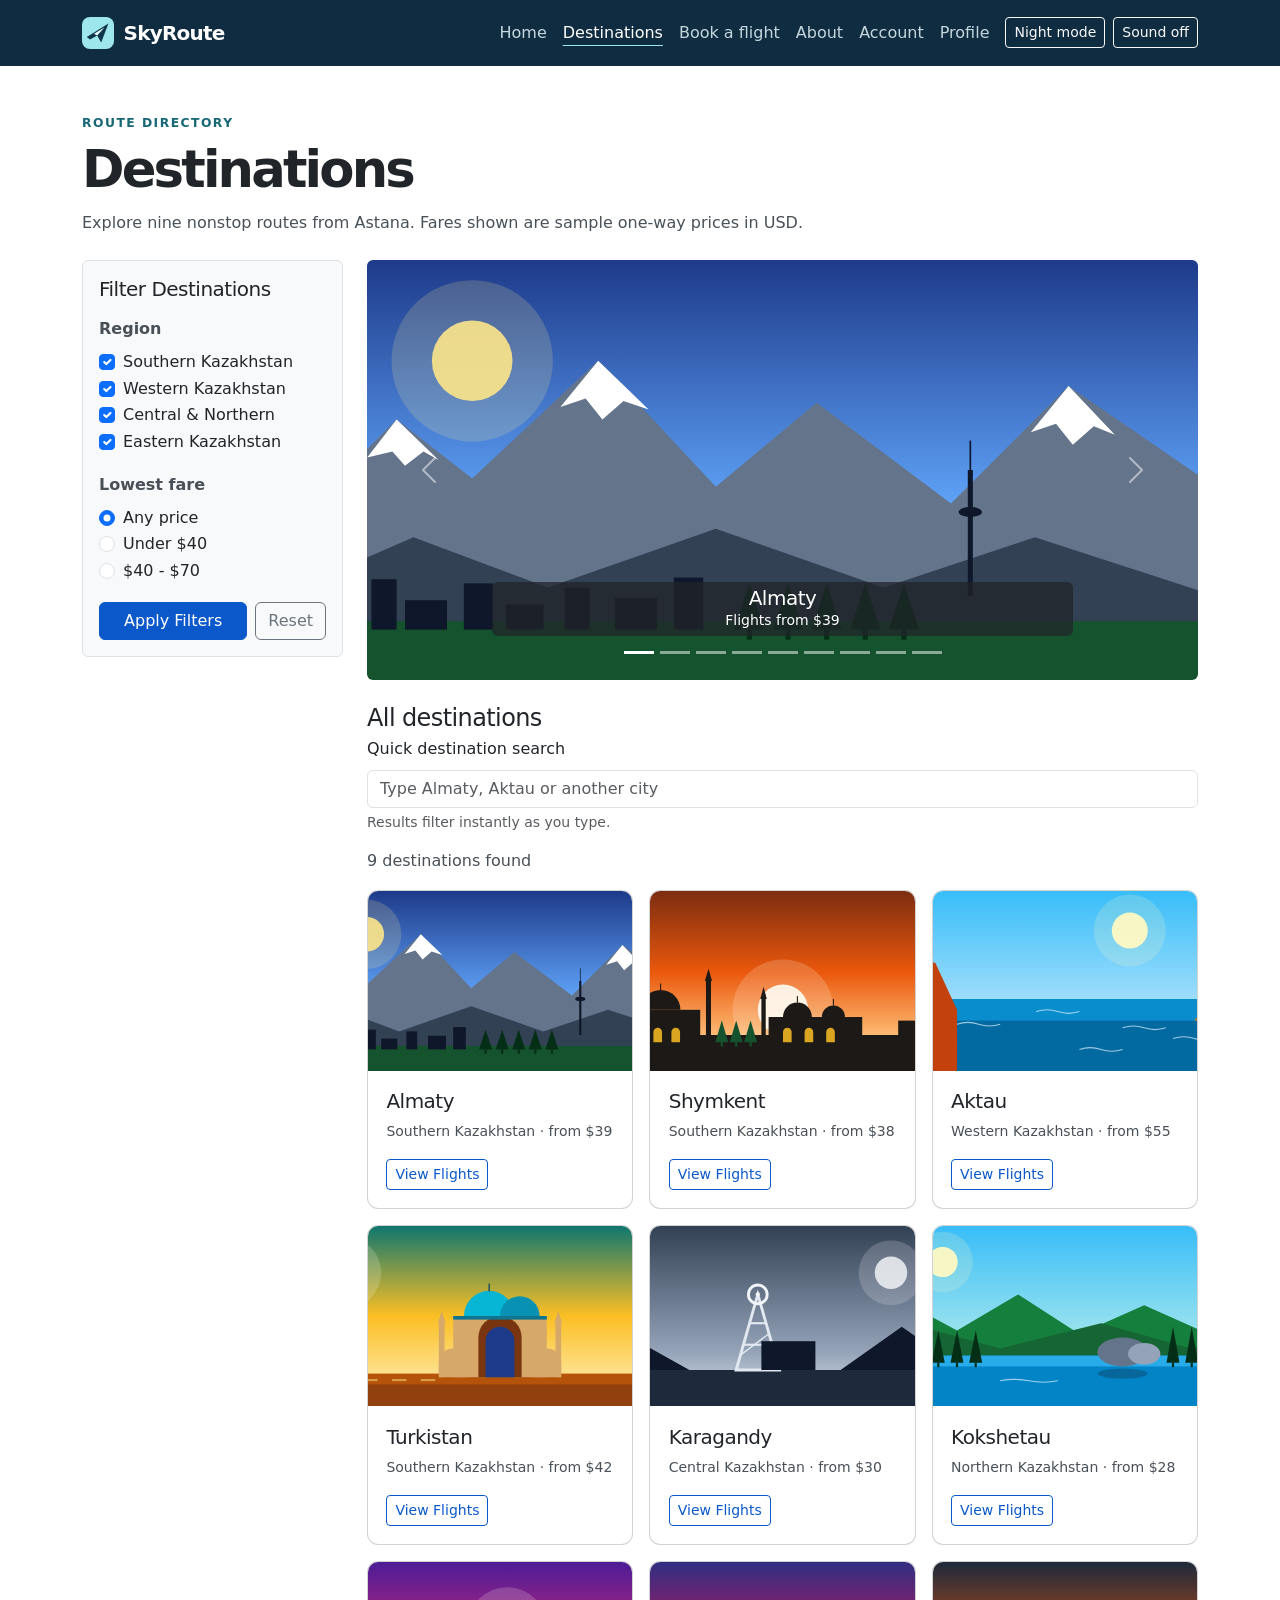
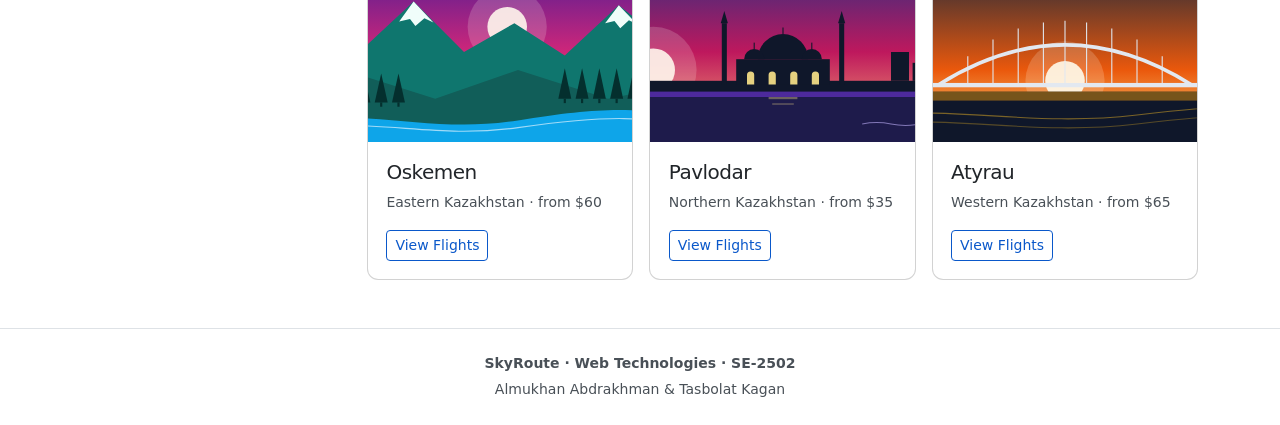
<file: destinations.html>
<!doctype html>
<html lang="en">
<head>
  <meta charset="utf-8">
  <meta name="viewport" content="width=device-width, initial-scale=1">
  <title>SkyRoute | Destinations</title>
  <meta name="description" content="Filter nine destinations in Kazakhstan.">
  <link rel="icon" href="images/mark.svg">
  <link rel="stylesheet" href="vendor/bootstrap.min.css">
  <link rel="stylesheet" href="css/styles.css">
</head>
<body class="d-flex flex-column min-vh-100">
  <a class="visually-hidden-focusable skip-link" href="#main-content">Skip to main content</a>
  <nav class="navbar navbar-expand-lg navbar-dark bg-dark" aria-label="Main navigation">
    <div class="container">
      <a class="navbar-brand" href="index.html"><img src="images/mark.svg" alt="" width="32" height="32">SkyRoute</a>
      <button class="navbar-toggler" type="button" data-bs-toggle="collapse" data-bs-target="#mainNavbar" aria-controls="mainNavbar" aria-expanded="false" aria-label="Toggle navigation"><span class="navbar-toggler-icon"></span></button>
      <div class="collapse navbar-collapse" id="mainNavbar">
        <ul class="navbar-nav ms-auto mb-2 mb-lg-0">
          <li class="nav-item"><a class="nav-link" href="index.html">Home</a></li>
          <li class="nav-item"><a class="nav-link active" aria-current="page" href="destinations.html">Destinations</a></li>
          <li class="nav-item"><a class="nav-link" href="booking.html">Book a flight</a></li>
          <li class="nav-item"><a class="nav-link" href="about.html">About</a></li>
          <li class="nav-item"><a class="nav-link" href="account.html">Account</a></li>
          <li class="nav-item"><a class="nav-link" href="profile.html">Profile</a></li>
        </ul>
      </div>
    </div>
  </nav>
  <main id="main-content" class="container py-4 py-lg-5">
    <p class="section-kicker">Route directory</p>
    <h1 class="page-title">Destinations</h1>
    <p class="text-secondary mb-4">Explore nine nonstop routes from Astana. Fares shown are sample one-way prices in USD.</p>

    <div class="row g-4">

      <!-- ===== Sidebar filters (3 of 12 columns on large screens) ===== -->
      <aside class="col-12 col-lg-3" aria-label="Filters">
        <form novalidate class="bg-light border rounded p-3" id="filter-form">
          <h2 class="h5 mb-3">Filter Destinations</h2>

          <fieldset class="mb-3">
            <legend class="fs-6 fw-bold text-secondary">Region</legend>
            <div class="form-check">
              <input class="form-check-input" type="checkbox" name="region" value="south" id="reg-south" checked>
              <label class="form-check-label" for="reg-south">Southern Kazakhstan</label>
            </div>
            <div class="form-check">
              <input class="form-check-input" type="checkbox" name="region" value="west" id="reg-west" checked>
              <label class="form-check-label" for="reg-west">Western Kazakhstan</label>
            </div>
            <div class="form-check">
              <input class="form-check-input" type="checkbox" name="region" value="north" id="reg-north" checked>
              <label class="form-check-label" for="reg-north">Central &amp; Northern</label>
            </div>
            <div class="form-check">
              <input class="form-check-input" type="checkbox" name="region" value="east" id="reg-east" checked>
              <label class="form-check-label" for="reg-east">Eastern Kazakhstan</label>
            </div>
          </fieldset>

          <fieldset class="mb-3">
            <legend class="fs-6 fw-bold text-secondary">Lowest fare</legend>
            <div class="form-check">
              <input class="form-check-input" type="radio" name="price" value="any" id="price-any" checked>
              <label class="form-check-label" for="price-any">Any price</label>
            </div>
            <div class="form-check">
              <input class="form-check-input" type="radio" name="price" value="low" id="price-low">
              <label class="form-check-label" for="price-low">Under $40</label>
            </div>
            <div class="form-check">
              <input class="form-check-input" type="radio" name="price" value="mid" id="price-mid">
              <label class="form-check-label" for="price-mid">$40 - $70</label>
            </div>
          </fieldset>

          <div class="d-flex gap-2">
            <button type="submit" class="btn btn-primary flex-grow-1">Apply Filters</button>
            <button type="reset" class="btn btn-outline-secondary">Reset</button>
          </div>
        </form>
      </aside>

      <!-- ===== Main area (9 of 12 columns on large screens) ===== -->
      <div class="col-12 col-lg-9">

        <!-- ========== Carousel with 9 images ========== -->
        <section aria-label="Destination slideshow" class="mb-4">
          <div id="destCarousel" class="carousel slide">

            <div class="carousel-indicators">
            <button type="button" data-bs-target="#destCarousel" data-bs-slide-to="0" class="active" aria-current="true" aria-label="Slide 1: Almaty"></button>
            <button type="button" data-bs-target="#destCarousel" data-bs-slide-to="1" aria-label="Slide 2: Shymkent"></button>
            <button type="button" data-bs-target="#destCarousel" data-bs-slide-to="2" aria-label="Slide 3: Aktau"></button>
            <button type="button" data-bs-target="#destCarousel" data-bs-slide-to="3" aria-label="Slide 4: Turkistan"></button>
            <button type="button" data-bs-target="#destCarousel" data-bs-slide-to="4" aria-label="Slide 5: Karagandy"></button>
            <button type="button" data-bs-target="#destCarousel" data-bs-slide-to="5" aria-label="Slide 6: Kokshetau"></button>
            <button type="button" data-bs-target="#destCarousel" data-bs-slide-to="6" aria-label="Slide 7: Oskemen"></button>
            <button type="button" data-bs-target="#destCarousel" data-bs-slide-to="7" aria-label="Slide 8: Pavlodar"></button>
            <button type="button" data-bs-target="#destCarousel" data-bs-slide-to="8" aria-label="Slide 9: Atyrau"></button>
            </div>

            <div class="carousel-inner rounded">
            <div class="carousel-item active">
              <img src="images/almaty.svg" class="d-block carousel-img" alt="Illustration of Almaty with snow-capped mountains and the Kok-Tobe tower">
              <div class="carousel-caption bg-dark bg-opacity-75 rounded py-1 mb-4">
                <h3 class="h5 mb-0">Almaty</h3>
                <p class="mb-0 small">Flights from $39</p>
              </div>
            </div>
            <div class="carousel-item">
              <img src="images/shymkent.svg" class="d-block carousel-img" alt="Illustration of Shymkent at sunset with domes and minarets">
              <div class="carousel-caption bg-dark bg-opacity-75 rounded py-1 mb-4">
                <h3 class="h5 mb-0">Shymkent</h3>
                <p class="mb-0 small">Flights from $38</p>
              </div>
            </div>
            <div class="carousel-item">
              <img src="images/aktau.svg" class="d-block carousel-img" alt="Illustration of Aktau on the Caspian coast with desert cliffs">
              <div class="carousel-caption bg-dark bg-opacity-75 rounded py-1 mb-4">
                <h3 class="h5 mb-0">Aktau</h3>
                <p class="mb-0 small">Flights from $55</p>
              </div>
            </div>
            <div class="carousel-item">
              <img src="images/turkistan.svg" class="d-block carousel-img" alt="Illustration of the blue domes of the Khoja Ahmed Yasawi mausoleum in Turkistan">
              <div class="carousel-caption bg-dark bg-opacity-75 rounded py-1 mb-4">
                <h3 class="h5 mb-0">Turkistan</h3>
                <p class="mb-0 small">Flights from $42</p>
              </div>
            </div>
            <div class="carousel-item">
              <img src="images/karagandy.svg" class="d-block carousel-img" alt="Illustration of Karagandy with a mine headframe and apartment blocks">
              <div class="carousel-caption bg-dark bg-opacity-75 rounded py-1 mb-4">
                <h3 class="h5 mb-0">Karagandy</h3>
                <p class="mb-0 small">Flights from $30</p>
              </div>
            </div>
            <div class="carousel-item">
              <img src="images/kokshetau.svg" class="d-block carousel-img" alt="Illustration of the Kokshetau region with a lake, rocks and pine forest">
              <div class="carousel-caption bg-dark bg-opacity-75 rounded py-1 mb-4">
                <h3 class="h5 mb-0">Kokshetau</h3>
                <p class="mb-0 small">Flights from $28</p>
              </div>
            </div>
            <div class="carousel-item">
              <img src="images/oskemen.svg" class="d-block carousel-img" alt="Illustration of Oskemen with Altai mountains and a river">
              <div class="carousel-caption bg-dark bg-opacity-75 rounded py-1 mb-4">
                <h3 class="h5 mb-0">Oskemen</h3>
                <p class="mb-0 small">Flights from $60</p>
              </div>
            </div>
            <div class="carousel-item">
              <img src="images/pavlodar.svg" class="d-block carousel-img" alt="Illustration of Pavlodar with a mosque on the Irtysh riverbank at dusk">
              <div class="carousel-caption bg-dark bg-opacity-75 rounded py-1 mb-4">
                <h3 class="h5 mb-0">Pavlodar</h3>
                <p class="mb-0 small">Flights from $35</p>
              </div>
            </div>
            <div class="carousel-item">
              <img src="images/atyrau.svg" class="d-block carousel-img" alt="Illustration of Atyrau with a bridge over the Ural river and oil pumpjacks">
              <div class="carousel-caption bg-dark bg-opacity-75 rounded py-1 mb-4">
                <h3 class="h5 mb-0">Atyrau</h3>
                <p class="mb-0 small">Flights from $65</p>
              </div>
            </div>
            </div>

            <button class="carousel-control-prev" type="button" data-bs-target="#destCarousel" data-bs-slide="prev">
              <span class="carousel-control-prev-icon" aria-hidden="true"></span>
              <span class="visually-hidden">Previous</span>
            </button>
            <button class="carousel-control-next" type="button" data-bs-target="#destCarousel" data-bs-slide="next">
              <span class="carousel-control-next-icon" aria-hidden="true"></span>
              <span class="visually-hidden">Next</span>
            </button>
          </div>
        </section>

        <!-- ========== Cards: 1 per row on phones, 2 from sm, 3 from md ========== -->
        <section aria-labelledby="all-dest-heading">
          <h2 class="h4 mb-1" id="all-dest-heading">All destinations</h2>
          <div class="position-relative mb-3">
            <label class="form-label" for="destination-search">Quick destination search</label>
            <input class="form-control" id="destination-search" type="search" autocomplete="off" placeholder="Type Almaty, Aktau or another city" aria-describedby="destination-search-help" aria-controls="search-suggestions">
            <div id="search-suggestions" class="search-suggestions d-none" role="group" aria-label="Destination suggestions"></div>
            <div class="form-text" id="destination-search-help">Results filter instantly as you type.</div>
          </div>
          <p class="text-secondary" id="result-count" role="status" aria-live="polite"></p>
          <div class="row g-3">
          <div class="col-12 col-sm-6 col-md-4" data-region="south" data-price="39">
            <article class="card h-100 card-hover">
              <img src="images/almaty.svg" class="card-img-top img-cover" alt="Illustration of Almaty with snow-capped mountains and the Kok-Tobe tower">
              <div class="card-body">
                <h3 class="card-title h5">Almaty</h3>
                <p class="card-text text-secondary small">Southern Kazakhstan &middot; from $39</p>
                <a href="booking.html?destination=Almaty" class="btn btn-outline-primary btn-sm">View Flights<span class="visually-hidden"> to Almaty</span></a>
              </div>
            </article>
          </div>
          <div class="col-12 col-sm-6 col-md-4" data-region="south" data-price="38">
            <article class="card h-100 card-hover">
              <img src="images/shymkent.svg" class="card-img-top img-cover" alt="Illustration of Shymkent at sunset with domes and minarets">
              <div class="card-body">
                <h3 class="card-title h5">Shymkent</h3>
                <p class="card-text text-secondary small">Southern Kazakhstan &middot; from $38</p>
                <a href="booking.html?destination=Shymkent" class="btn btn-outline-primary btn-sm">View Flights<span class="visually-hidden"> to Shymkent</span></a>
              </div>
            </article>
          </div>
          <div class="col-12 col-sm-6 col-md-4" data-region="west" data-price="55">
            <article class="card h-100 card-hover">
              <img src="images/aktau.svg" class="card-img-top img-cover" alt="Illustration of Aktau on the Caspian coast with desert cliffs">
              <div class="card-body">
                <h3 class="card-title h5">Aktau</h3>
                <p class="card-text text-secondary small">Western Kazakhstan &middot; from $55</p>
                <a href="booking.html?destination=Aktau" class="btn btn-outline-primary btn-sm">View Flights<span class="visually-hidden"> to Aktau</span></a>
              </div>
            </article>
          </div>
          <div class="col-12 col-sm-6 col-md-4" data-region="south" data-price="42">
            <article class="card h-100 card-hover">
              <img src="images/turkistan.svg" class="card-img-top img-cover" alt="Illustration of the blue domes of the Khoja Ahmed Yasawi mausoleum in Turkistan">
              <div class="card-body">
                <h3 class="card-title h5">Turkistan</h3>
                <p class="card-text text-secondary small">Southern Kazakhstan &middot; from $42</p>
                <a href="booking.html?destination=Turkistan" class="btn btn-outline-primary btn-sm">View Flights<span class="visually-hidden"> to Turkistan</span></a>
              </div>
            </article>
          </div>
          <div class="col-12 col-sm-6 col-md-4" data-region="north" data-price="30">
            <article class="card h-100 card-hover">
              <img src="images/karagandy.svg" class="card-img-top img-cover" alt="Illustration of Karagandy with a mine headframe and apartment blocks">
              <div class="card-body">
                <h3 class="card-title h5">Karagandy</h3>
                <p class="card-text text-secondary small">Central Kazakhstan &middot; from $30</p>
                <a href="booking.html?destination=Karagandy" class="btn btn-outline-primary btn-sm">View Flights<span class="visually-hidden"> to Karagandy</span></a>
              </div>
            </article>
          </div>
          <div class="col-12 col-sm-6 col-md-4" data-region="north" data-price="28">
            <article class="card h-100 card-hover">
              <img src="images/kokshetau.svg" class="card-img-top img-cover" alt="Illustration of the Kokshetau region with a lake, rocks and pine forest">
              <div class="card-body">
                <h3 class="card-title h5">Kokshetau</h3>
                <p class="card-text text-secondary small">Northern Kazakhstan &middot; from $28</p>
                <a href="booking.html?destination=Kokshetau" class="btn btn-outline-primary btn-sm">View Flights<span class="visually-hidden"> to Kokshetau</span></a>
              </div>
            </article>
          </div>
          <div class="col-12 col-sm-6 col-md-4" data-region="east" data-price="60">
            <article class="card h-100 card-hover">
              <img src="images/oskemen.svg" class="card-img-top img-cover" alt="Illustration of Oskemen with Altai mountains and a river">
              <div class="card-body">
                <h3 class="card-title h5">Oskemen</h3>
                <p class="card-text text-secondary small">Eastern Kazakhstan &middot; from $60</p>
                <a href="booking.html?destination=Oskemen" class="btn btn-outline-primary btn-sm">View Flights<span class="visually-hidden"> to Oskemen</span></a>
              </div>
            </article>
          </div>
          <div class="col-12 col-sm-6 col-md-4" data-region="north" data-price="35">
            <article class="card h-100 card-hover">
              <img src="images/pavlodar.svg" class="card-img-top img-cover" alt="Illustration of Pavlodar with a mosque on the Irtysh riverbank at dusk">
              <div class="card-body">
                <h3 class="card-title h5">Pavlodar</h3>
                <p class="card-text text-secondary small">Northern Kazakhstan &middot; from $35</p>
                <a href="booking.html?destination=Pavlodar" class="btn btn-outline-primary btn-sm">View Flights<span class="visually-hidden"> to Pavlodar</span></a>
              </div>
            </article>
          </div>
          <div class="col-12 col-sm-6 col-md-4" data-region="west" data-price="65">
            <article class="card h-100 card-hover">
              <img src="images/atyrau.svg" class="card-img-top img-cover" alt="Illustration of Atyrau with a bridge over the Ural river and oil pumpjacks">
              <div class="card-body">
                <h3 class="card-title h5">Atyrau</h3>
                <p class="card-text text-secondary small">Western Kazakhstan &middot; from $65</p>
                <a href="booking.html?destination=Atyrau" class="btn btn-outline-primary btn-sm">View Flights<span class="visually-hidden"> to Atyrau</span></a>
              </div>
            </article>
          </div>
          </div>
          <p class="alert alert-info d-none mt-3" id="no-match">No destinations match these filters. Try another city, select more regions or reset the filters.</p>
        </section>

      </div>
    </div>
  </main>
  <footer class="border-top py-4 px-2 mt-auto text-center text-secondary small">
    <p class="mb-1 fw-semibold">SkyRoute &middot; Web Technologies &middot; SE-2502</p>
    <p class="mb-0">Almukhan Abdrakhman &amp; Tasbolat Kagan</p>
  </footer>
  <script src="vendor/bootstrap.bundle.min.js"></script>
  <script src="vendor/jquery.min.js"></script>
  <script src="js/site.js"></script>
  <script src="js/forms.js"></script>
  <script src="js/accounts.js"></script>
  <script src="js/script.js"></script>
  <script src="js/destinations.js"></script>
</body>
</html>
</file>
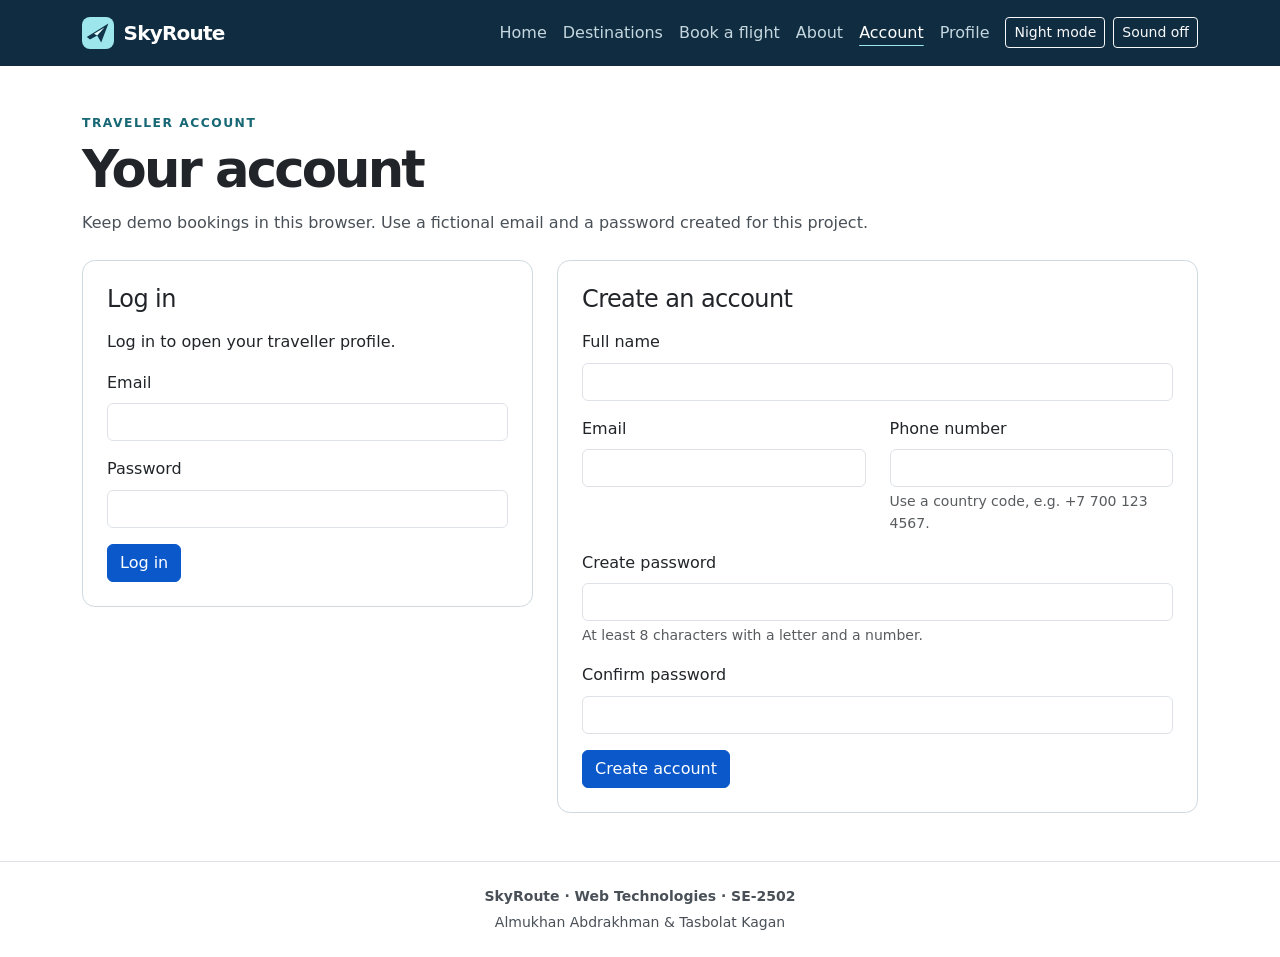
<file: profile.html>
<!doctype html>
<html lang="en">
<head>
  <meta charset="utf-8">
  <meta name="viewport" content="width=device-width, initial-scale=1">
  <title>SkyRoute | Traveller profile</title>
  <meta name="description" content="Review your traveller details and saved demo bookings.">
  <link rel="icon" href="images/mark.svg">
  <link rel="stylesheet" href="vendor/bootstrap.min.css">
  <link rel="stylesheet" href="css/styles.css">
</head>
<body class="d-flex flex-column min-vh-100">
  <a class="visually-hidden-focusable skip-link" href="#main-content">Skip to main content</a>
  <nav class="navbar navbar-expand-lg navbar-dark bg-dark" aria-label="Main navigation">
    <div class="container">
      <a class="navbar-brand" href="index.html"><img src="images/mark.svg" alt="" width="32" height="32">SkyRoute</a>
      <button class="navbar-toggler" type="button" data-bs-toggle="collapse" data-bs-target="#mainNavbar" aria-controls="mainNavbar" aria-expanded="false" aria-label="Toggle navigation"><span class="navbar-toggler-icon"></span></button>
      <div class="collapse navbar-collapse" id="mainNavbar">
        <ul class="navbar-nav ms-auto mb-2 mb-lg-0">
          <li class="nav-item"><a class="nav-link" href="index.html">Home</a></li>
          <li class="nav-item"><a class="nav-link" href="destinations.html">Destinations</a></li>
          <li class="nav-item"><a class="nav-link" href="booking.html">Book a flight</a></li>
          <li class="nav-item"><a class="nav-link" href="about.html">About</a></li>
          <li class="nav-item"><a class="nav-link" href="account.html">Account</a></li>
          <li class="nav-item"><a class="nav-link active" aria-current="page" href="profile.html">Profile</a></li>
        </ul>
      </div>
    </div>
  </nav>
  <main id="main-content" class="container py-4 py-lg-5">
    <p class="section-kicker">Traveller account</p><h1 class="page-title">Your profile</h1>
    <div id="profile-content" hidden>
      <div class="row g-4"><div class="col-lg-5"><section class="surface p-4" aria-labelledby="details-heading">
        <h2 class="h4 mb-4" id="details-heading">Traveller details</h2>
        <dl class="profile-details"><dt>Full name</dt><dd id="profile-name"></dd><dt>Email</dt><dd id="profile-email"></dd><dt>Phone number</dt><dd id="profile-phone"></dd></dl>
        <button class="btn btn-outline-secondary" type="button" id="logout">Log out</button>
      </section></div><div class="col-lg-7"><section class="surface p-4" aria-labelledby="trips-heading">
        <h2 class="h4" id="trips-heading">My demo bookings</h2><div id="profile-trips" class="my-3"></div>
        <a class="btn btn-primary" href="booking.html">Find a flight</a>
      </section></div></div>
    </div>
  </main>
  <footer class="border-top py-4 px-2 mt-auto text-center text-secondary small">
    <p class="mb-1 fw-semibold">SkyRoute &middot; Web Technologies &middot; SE-2502</p>
    <p class="mb-0">Almukhan Abdrakhman &amp; Tasbolat Kagan</p>
  </footer>
  <script src="vendor/bootstrap.bundle.min.js"></script>
  <script src="vendor/jquery.min.js"></script>
  <script src="js/site.js"></script>
  <script src="js/forms.js"></script>
  <script src="js/accounts.js"></script>
  <script src="js/script.js"></script>
  <script src="js/profile.js"></script>
</body>
</html>
</file>
<file: css/styles.css>
/* =========================================================
   styles.css - SkyRoute
   ---------------------------------------------------------
   Bootstrap 5.3 handles layout, navbar, forms, cards and
   buttons. This file only adds what Bootstrap does not:
     1. a higher-contrast blue (WCAG AA, 4.5:1 or better)
     2. darker "secondary" text for small copy
     3. image sizing, hero background, hover effect
     4. boarding-pass style flight cards
   Spacing comes from Bootstrap utility classes, not from
   custom margin/padding rules.
   ========================================================= */

/* ---------- 1. Colour tokens (contrast checked) ---------- */
:root {
  --bs-primary: #0a58ca;            /* 6.4:1 on white */
  --bs-primary-rgb: 10, 88, 202;
  --bs-link-color: #0a58ca;
  --bs-link-color-rgb: 10, 88, 202;
  --bs-link-hover-color: #084298;
  --bs-link-hover-color-rgb: 8, 66, 152;
  --sr-ink: #0b2a5b;                /* deep navy used in the hero */
}

.btn-primary {
  --bs-btn-bg: #0a58ca;
  --bs-btn-border-color: #0a58ca;
  --bs-btn-hover-bg: #084298;
  --bs-btn-hover-border-color: #084298;
  --bs-btn-active-bg: #084298;
  --bs-btn-active-border-color: #084298;
  --bs-btn-disabled-bg: #0a58ca;
  --bs-btn-disabled-border-color: #0a58ca;
}
.btn-outline-primary {
  --bs-btn-color: #0a58ca;
  --bs-btn-border-color: #0a58ca;
  --bs-btn-hover-bg: #0a58ca;
  --bs-btn-hover-border-color: #0a58ca;
  --bs-btn-active-bg: #0a58ca;
  --bs-btn-active-border-color: #0a58ca;
}

/* ---------- 2. Readable secondary text (7.5:1 on white, 7:1 on light grey) ---------- */
.text-secondary { color: #495057 !important; }

/* ---------- 3. Images, hero, hover ---------- */
.img-cover {
  width: 100%;
  height: 180px;
  object-fit: cover;
}

.carousel-img {
  width: 100%;
  height: 220px;
  object-fit: cover;
}
@media (min-width: 768px) {
  .carousel-img { height: 340px; }
}
@media (min-width: 992px) {
  .carousel-img { height: 420px; }
}

.hero {
  background: linear-gradient(135deg, var(--sr-ink) 0%, #0a58ca 100%);
  color: #ffffff;
}
.hero .lead { color: #ffffff; }

.card-hover {
  transition: transform 0.2s ease, box-shadow 0.2s ease;
}
.card-hover:hover,
.card-hover:focus-within {
  transform: translateY(-4px);
  box-shadow: 0 10px 20px rgba(0, 0, 0, 0.12);
}

/* ---------- 4. Boarding-pass flight cards ---------- */
.ticket {
  border-left: 6px solid #0a58ca;
}
@media (min-width: 768px) {
  .ticket-stub {
    border-left: 2px dashed #adb5bd;
  }
}
.btn-check:checked + .btn-outline-primary {
  color: #ffffff;
}

/* ---------- Skip link + reduced motion ---------- */
.skip-link:focus {
  position: fixed;
  top: 0.5rem;
  left: 0.5rem;
  z-index: 2000;
  padding: 0.5rem 1rem;
  background: #ffffff;
  color: #0a58ca;
  border-radius: 0.375rem;
}

@media (prefers-reduced-motion: reduce) {
  .card-hover { transition: none; }
  .card-hover:hover,
  .card-hover:focus-within { transform: none; }
}

/* ---------- 5. FAQ accordion (about.html, js/about.js) ---------- */
.faq-question {
  color: #212529;
  font-weight: 600;
  border: 0;
  border-radius: 0.375rem;
}
.faq-question:hover { background: #e9ecef; }
.faq-icon { font-size: 1.5rem; line-height: 1; color: #0a58ca; }
.faq-answer {
  max-height: 0;               /* hidden by default */
  overflow: hidden;
  transition: max-height 0.35s ease;
}

/* ---------- 6. Subscription pop-up (index.html, js/index.js) ---------- */
.popup-overlay {
  position: fixed;
  inset: 0;
  z-index: 1050;
  display: flex;
  align-items: center;
  justify-content: center;
  padding: 1rem;
  background: rgba(0, 0, 0, 0.6);
  overflow-y: auto;
}
.popup-overlay[hidden] { display: none; }   /* stays hidden until JS opens it */
.popup-box {
  position: relative;
  width: 100%;
  max-width: 440px;
  padding: 1.5rem;
  background: #ffffff;
  border-radius: 0.5rem;
  box-shadow: 0 1rem 3rem rgba(0, 0, 0, 0.35);
}
.popup-close { position: absolute; top: 1rem; right: 1rem; }
body.popup-open { overflow: hidden; }

/* ---------- 7. Background colour changes ---------- */
body { transition: background-color 0.4s ease; }

@media (prefers-reduced-motion: reduce) {
  .faq-answer, body { transition: none; }
}

/* =========================================================
   Assignment 5 additions
   ========================================================= */

/* ---------- 8. Night theme (html[data-bs-theme="dark"], set by js/site.js) ---------- */
[data-bs-theme="dark"] {
  --bs-link-color: #6ea8fe;
  --bs-link-color-rgb: 110, 168, 254;
  --bs-link-hover-color: #9ec5fe;
  --bs-link-hover-color-rgb: 158, 197, 254;
}
[data-bs-theme="dark"] .text-secondary { color: #ced4da !important; }
[data-bs-theme="dark"] .bg-light { background-color: #1b1f24 !important; }
[data-bs-theme="dark"] .bg-white { background-color: #212529 !important; }
[data-bs-theme="dark"] .faq-question { color: #f8f9fa; }
[data-bs-theme="dark"] .faq-question:hover { background: #2b3035; }
[data-bs-theme="dark"] .faq-icon { color: #6ea8fe; }
[data-bs-theme="dark"] .popup-box { background: #212529; }
[data-bs-theme="dark"] .skip-link:focus { background: #212529; color: #6ea8fe; }
[data-bs-theme="dark"] .btn-outline-primary {
  --bs-btn-color: #6ea8fe;
  --bs-btn-border-color: #6ea8fe;
  --bs-btn-hover-color: #0b1220;
  --bs-btn-hover-bg: #6ea8fe;
  --bs-btn-hover-border-color: #6ea8fe;
  --bs-btn-active-color: #0b1220;
  --bs-btn-active-bg: #6ea8fe;
}
[data-bs-theme="dark"] .btn-check:checked + .btn-outline-primary { color: #0b1220; }
[data-bs-theme="dark"] .text-primary { color: #6ea8fe !important; }
[data-bs-theme="dark"] .ticket { border-left-color: #6ea8fe; }
[data-bs-theme="dark"] .star-btn { color: #6c757d; }
[data-bs-theme="dark"] .star-btn.active { color: #ffc107; }
body, .bg-light, .bg-white, .card, .form-control, .form-select {
  transition: background-color 0.4s ease, color 0.4s ease, border-color 0.4s ease;
}

/* ---------- 9. Star rating (about.html) ---------- */
.star-btn {
  font-size: 2rem;
  line-height: 1;
  padding: 0 0.15rem;
  color: #6c757d;                 /* 4.7:1 on white */
  background: none;
  border: 0;
  transition: color 0.2s ease, transform 0.2s ease;
}
.star-btn:hover { transform: scale(1.2); }
.star-btn.active { color: #b45309; }   /* amber, 5:1 on white */
.star-btn.pop { animation: star-pop 0.4s ease; }
@keyframes star-pop {
  0%   { transform: scale(1); }
  50%  { transform: scale(1.6) rotate(-12deg); }
  100% { transform: scale(1); }
}

/* ---------- 10. Entrance animations (triggered by JavaScript adding the class) ---------- */
.fade-in-up { animation: fade-in-up 0.5s ease both; }
@keyframes fade-in-up {
  from { opacity: 0; transform: translateY(16px); }
  to   { opacity: 1; transform: translateY(0); }
}
.bounce-in { animation: bounce-in 0.6s ease both; }
@keyframes bounce-in {
  0%   { opacity: 0; transform: scale(0.85); }
  60%  { opacity: 1; transform: scale(1.04); }
  100% { transform: scale(1); }
}
.shake { animation: shake 0.4s ease; }
@keyframes shake {
  0%, 100% { transform: translateX(0); }
  25% { transform: translateX(-6px); }
  75% { transform: translateX(6px); }
}
.tip-swap { animation: fade-in-up 0.35s ease both; }

@media (prefers-reduced-motion: reduce) {
  .star-btn, .star-btn.pop, .fade-in-up, .bounce-in, .shake, .tip-swap { animation: none; transition: none; }
  .star-btn:hover { transform: none; }
}

/* ---------- Assignment 6: jQuery interaction components ---------- */
#scroll-progress { position: fixed; top: 0; left: 0; z-index: 2000; width: 0; height: 5px; background: linear-gradient(90deg, #18c7ff, #7b2cff, #ff4d9d); box-shadow: 0 2px 10px rgba(123,44,255,.45); }
.stat-card { height: 100%; padding: 1.35rem .75rem; color: #fff; border-radius: .75rem; background: linear-gradient(135deg, #0b2a5b, #0a58ca); box-shadow: 0 .5rem 1rem rgba(10,88,202,.15); }
.stat-card strong { display: block; font-size: clamp(1.8rem, 4vw, 2.8rem); line-height: 1.1; }
.stat-card span { font-size: .9rem; opacity: .9; }
.search-suggestions { position: absolute; z-index: 1050; width: 100%; max-height: 220px; overflow-y: auto; border: 1px solid #ced4da; border-radius: .375rem; background: #fff; box-shadow: 0 .5rem 1rem rgba(0,0,0,.12); }
.suggestion-item { display: block; width: 100%; padding: .6rem .75rem; text-align: left; color: #212529; background: transparent; border: 0; }
.suggestion-item:hover, .suggestion-item:focus { color: #fff; background: #0a58ca; }
.search-hit { padding: 0 .12em; color: inherit; background: #ffe066; border-radius: .15rem; }
.sr-toast { position: fixed; right: 1rem; bottom: 1rem; z-index: 2100; max-width: 340px; padding: .85rem 1rem; color: #fff; background: #146c43; border-radius: .5rem; box-shadow: 0 .75rem 1.5rem rgba(0,0,0,.2); }
.copy-btn.copied { color: #fff; background: #146c43; border-color: #146c43; }
.spinner-border-sm { width: 1rem; height: 1rem; }

/* Final project layout, shared by the route directory, booking and account pages. */
:root {
  --route-navy: #102c40;
  --route-teal: #176775;
  --route-surface: #ffffff;
  --route-border: #cfdae0;
  --route-soft: #eff5f6;
}
[data-bs-theme="dark"] {
  --route-teal: #9de6ec;
  --route-surface: #212b32;
  --route-border: #43515b;
  --route-soft: #1c343a;
}
body { line-height: 1.55; }
.navbar.bg-dark { background-color: var(--route-navy) !important; }
.navbar { min-height: 66px; }
.navbar-brand { display: inline-flex; gap: .6rem; align-items: center; font-weight: 750; letter-spacing: -.04em; }
.navbar .nav-link { color: #c4d7df; font-weight: 500; }
.navbar .nav-link.active, .navbar .nav-link:hover { color: #fff; }
.navbar .nav-link.active { text-decoration: underline; text-decoration-color: #9de6ec; text-underline-offset: .45rem; }
.route-hero {
  display: grid;
  align-items: center;
  min-height: clamp(330px, 36vw, 480px);
  color: white;
  background: linear-gradient(90deg, #0c2337 0%, rgba(12,35,55,.96) 31%,rgba(12,35,55,.44) 62%,rgba(12,35,55,.04) 100%), url('../images/almaty.svg') center 54% / cover;
}
.hero-content { padding-block: 3rem; }
.section-kicker { font-size: .77rem; font-weight: 750; letter-spacing: .12em; text-transform: uppercase; color: var(--route-teal); margin: 0 0 .65rem; }
.route-hero .section-kicker {color: #b2eff1;}
.route-hero h1 { font-size: clamp(3rem,6vw,5.45rem); font-weight: 730; line-height: .98; letter-spacing: -.06em; margin: 0 0 1rem; }
.hero-intro { max-width: 33rem; font-size: clamp(1rem,1.45vw,1.17rem); margin-bottom: 1.25rem; }
.page-title { font-size: clamp(2.25rem, 4vw, 3.25rem); line-height: 1.04; letter-spacing: -.055em; margin: 0 0 .9rem; font-weight: 720; }
h2, h3 { letter-spacing: -.025em; }
.surface, .search-panel, .weather-panel { background: var(--route-surface); border: 1px solid var(--route-border); border-radius: .8rem !important; }
.weather-panel { display: flex; align-items: end; gap: .85rem; justify-content: space-between; padding: 1.25rem 1.5rem; background: var(--route-soft); border-left: 4px solid var(--route-teal); }
.weather-panel a {white-space: nowrap;}
.profile-details dd { overflow-wrap: anywhere; margin-bottom: .85rem; }
.profile-details dt { font-size: .82rem; color: var(--route-teal); }
.saved-trip { border-left: 3px solid var(--route-teal); padding: .6rem 1rem; background: var(--route-soft); border-radius: .4rem; margin-bottom: .65rem; }
.saved-trip p { margin-bottom: .4rem; }
.card, .carousel-inner { overflow: hidden; border-radius: .7rem; }
.card .card-body { padding: 1.15rem; }
#scroll-progress { height: 3px; background: #269aab; box-shadow: none; pointer-events: none; }
.carousel-caption { color: #fff !important; }
[data-bs-theme="dark"] .carousel-control-prev-icon, [data-bs-theme="dark"] .carousel-control-next-icon { filter: none; }
[data-bs-theme="dark"] .carousel-indicators [data-bs-target] { background-color: white; }
.btn { transition: background-color .18s, color .18s, box-shadow .18s, transform .18s; }
.btn:active { transform: translateY(1px); }
input[type="date"] { min-width: 0; }
[hidden] { display: none !important; }
@media (max-width: 767px) {
  .route-hero { background-position: center, 62% center; }
  .route-hero .hero-content { background: linear-gradient(90deg, rgba(12,35,55,.79), rgba(12,35,55,.44)); }
  .weather-panel { align-items: start; flex-direction: column; }
  .ticket-stub { flex-wrap: wrap; }
}
@media (prefers-reduced-motion: reduce) {
  *, *::before, *::after { transition-duration: 0s !important; animation-duration: 0s !important; }
}
</file>
